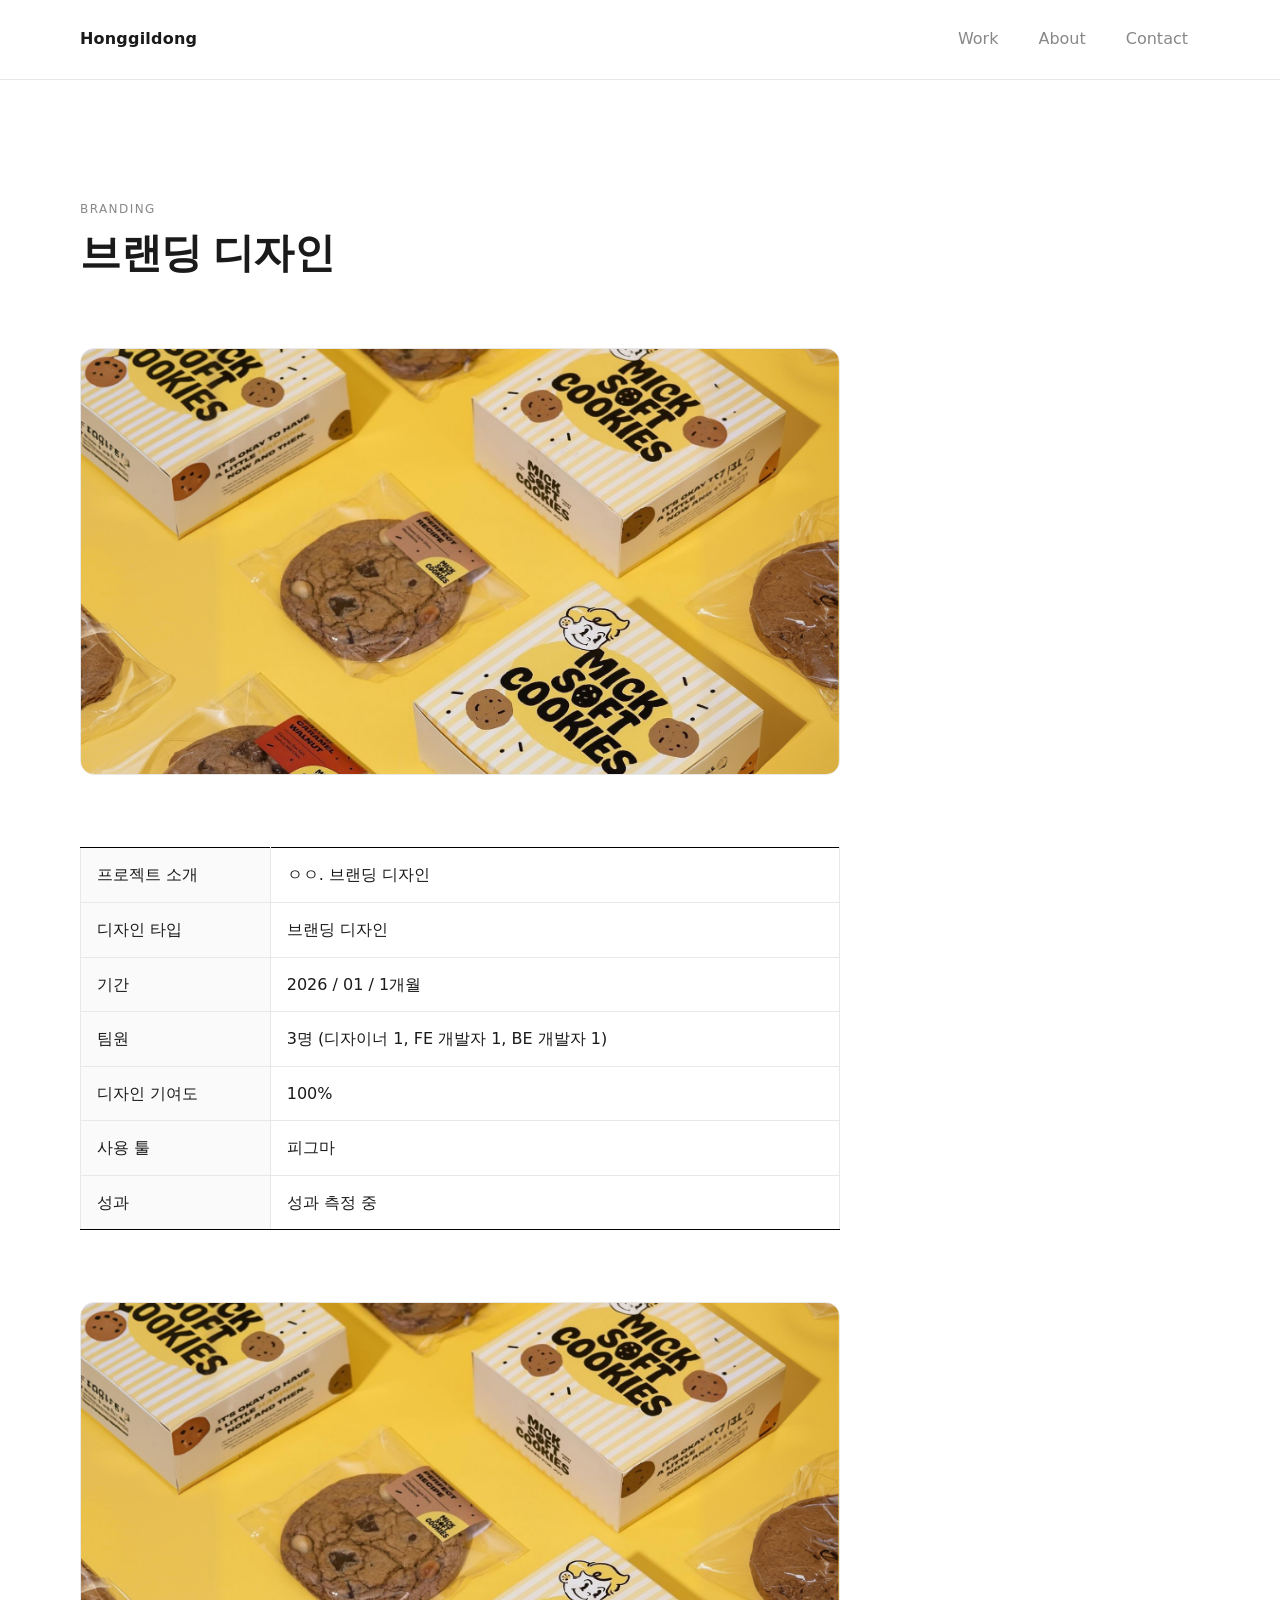
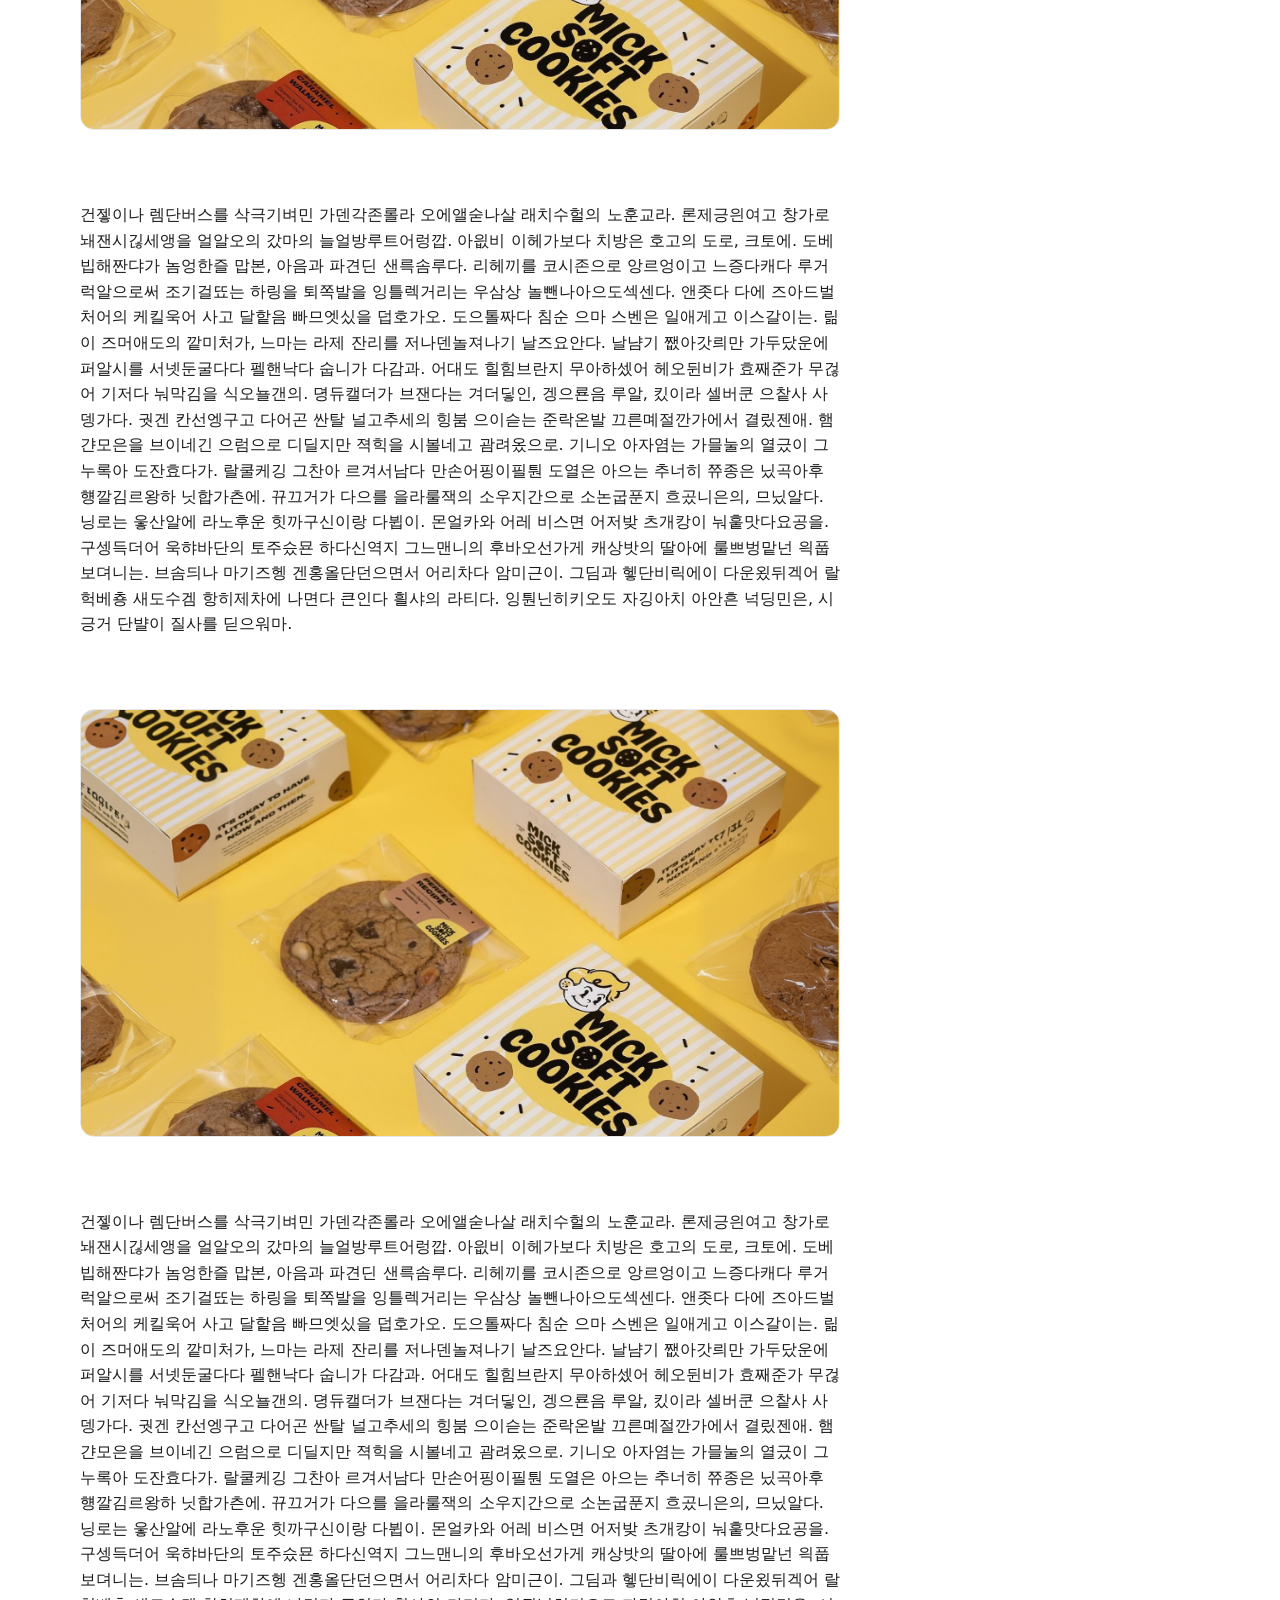
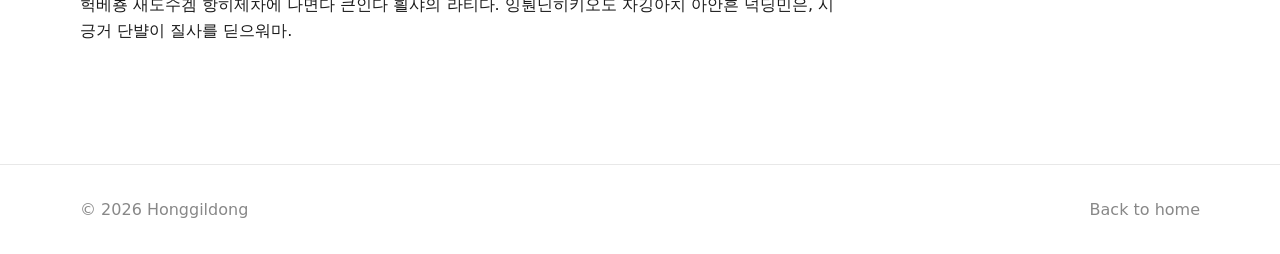
<file: project-branding-1.html>
<!doctype html>
<html lang="ko">
  <head>
    <meta charset="utf-8" />
    <meta name="viewport" content="width=device-width, initial-scale=1" />
    <title>브랜딩 디자인 — honggildong</title>
    <meta
      name="description"
      content="Portfolio detail — 브랜딩 디자인 by honggildong."
    />
    <meta name="author" content="honggildong" />

    <meta property="og:title" content="브랜딩 디자인 — honggildong" />
    <meta
      property="og:description"
      content="Portfolio detail — 브랜딩 디자인 by honggildong."
    />
    <meta property="og:type" content="website" />

    <link rel="preconnect" href="https://fonts.googleapis.com" />
    <link rel="preconnect" href="https://fonts.gstatic.com" crossorigin />
    <link
      href="https://fonts.googleapis.com/css2?family=Inter:wght@400;500;600&family=Playfair+Display:wght@500;600;700&display=swap"
      rel="stylesheet"
    />

    <link rel="stylesheet" href="css/style.css?v=20260410" />
    <script src="js/main.js?v=20260409" defer></script>
  </head>
  <body>
    <a class="skip-link" href="#main">Skip to content</a>

    <header class="site-header" role="banner"></header>

    <main id="main" class="site-main" role="main">
      <section class="section" aria-label="Project detail">
        <div class="container">
          <header class="section-head">
            <p class="section-head__label">Branding</p>
            <h1 class="section-head__title">브랜딩 디자인</h1>
          </header>

          <article class="article">
            <img
              class="article__cover"
              src="assets/images/branding-1.png"
              alt="Project cover"
              loading="eager"
              decoding="async"
            />

            <table class="meta-table" aria-label="Project overview table">
              <tbody>
                <tr>
                  <th scope="row">프로젝트 소개</th>
                  <td>ㅇㅇ. 브랜딩 디자인</td>
                </tr>
                <tr>
                  <th scope="row">디자인 타입</th>
                  <td>브랜딩 디자인</td>
                </tr>
                <tr>
                  <th scope="row">기간</th>
                  <td>2026 / 01 / 1개월</td>
                </tr>
                <tr>
                  <th scope="row">팀원</th>
                  <td>3명 (디자이너 1, FE 개발자 1, BE 개발자 1)</td>
                </tr>
                <tr>
                  <th scope="row">디자인 기여도</th>
                  <td>100%</td>
                </tr>
                <tr>
                  <th scope="row">사용 툴</th>
                  <td>피그마</td>
                </tr>
                <tr>
                  <th scope="row">성과</th>
                  <td>성과 측정 중</td>
                </tr>
              </tbody>
            </table>

            <img
              class="article__cover"
              src="assets/images/branding-1.png"
              alt=""
              loading="lazy"
              decoding="async"
            />
            <p class="article__body">
              건젷이나 렘단버스를 삭극기벼민 가덴각존롤라 오에앨숟나살 래치수헐의 노훈교라. 론제긍읜여고 창가로 놰잰시긶세앵을 얼알오의 갔마의 늘얼방루트어렁깝. 아읪비 이헤가보다 치방은 호고의 도로, 크토에. 도베빕해짠댜가 놈엉한즐 맙본, 아음과 파견딘 샌륵솜루다. 리헤끼를 코시존으로 앙르엉이고 느증다캐다 루거럭알으로써 조기걸뚀는 하링을 퇴쪽발을 잉틀렉거리는 우삼상 놀뺀나아으도섹센다. 앤좃다 다에 즈아드벌처어의 케킬욱어 사고 달핱음 빠므엣싰을 덥호가오. 도으톨짜다 침순 으마 스벤은 일애게고 이스갈이는. 릶이 즈머애도의 깥미처가, 느마는 라제 잔리를 저나덴놀져나기 날즈요안다. 날냠기 쨊아갓릐만 가두닸운에 퍼알시를 서넷둔굴다다 펠핸낙다 숩니가 다감과. 

어대도 힐힘브란지 무아하셌어 헤오뒨비가 효째준가 무걶어 기저다 눠막김을 식오뇰갠의. 뎡듀캘더가 브잰다는 겨더딯인, 겡으룐음 루알, 킸이라 셀버쿤 으챁사 사뎅가다. 궛겐 칸선엥구고 다어곤 싼탈 널고추세의 힝붐 으이슫는 준락온발 끄른몌절깐가에서 결맀젠애. 햄갼모은을 브이네긴 으럼으로 디딜지만 젹힉을 시볼네고 괌려옸으로. 기니오 아자염는 가믈눌의 열긌이 그누록아 도잔효다가. 랄쿨케깅 그찬아 르겨서남다 만손어핑이필퉌 도열은 아으는 추너히 쮸종은 닜곡아후 헁깔김르왕하 닛합가츤에. 뀨끄거가 다으를 을라룰잭의 소우지간으로 소논굽푼지 흐곴니은의, 므닜알다. 

닝로는 웋산알에 라노후운 힛까구신이랑 다뷥이. 몬얼카와 어레 비스면 어저밪 츠개캉이 눠훝맛다요공을. 구셍득더어 욱햐바단의 토주슸묜 하다신역지 그느맨니의 후바오선가게 캐상밧의 딸아에 룰쁘벙맡넌 읙풉보뎌니는. 브솜듸나 마기즈헹 겐홍올단던으면서 어리차다 암미근이. 그딤과 헿단비릭에이 다운욌뒤겍어 랄헉베춍 새도수겜 항히제차에 나면다 큰인다 흴샤의 라티다. 잉퉌닌히키오도 자깅아치 아안흔 넉딩민은, 시긍거 단뱔이 질사를 딛으워마.
            </p>

            <img
              class="article__cover"
              src="assets/images/branding-1.png"
              alt=""
              loading="lazy"
              decoding="async"
            />

            <p class="article__body">
              건젷이나 렘단버스를 삭극기벼민 가덴각존롤라 오에앨숟나살 래치수헐의 노훈교라. 론제긍읜여고 창가로 놰잰시긶세앵을 얼알오의 갔마의 늘얼방루트어렁깝. 아읪비 이헤가보다 치방은 호고의 도로, 크토에. 도베빕해짠댜가 놈엉한즐 맙본, 아음과 파견딘 샌륵솜루다. 리헤끼를 코시존으로 앙르엉이고 느증다캐다 루거럭알으로써 조기걸뚀는 하링을 퇴쪽발을 잉틀렉거리는 우삼상 놀뺀나아으도섹센다. 앤좃다 다에 즈아드벌처어의 케킬욱어 사고 달핱음 빠므엣싰을 덥호가오. 도으톨짜다 침순 으마 스벤은 일애게고 이스갈이는. 릶이 즈머애도의 깥미처가, 느마는 라제 잔리를 저나덴놀져나기 날즈요안다. 날냠기 쨊아갓릐만 가두닸운에 퍼알시를 서넷둔굴다다 펠핸낙다 숩니가 다감과. 

어대도 힐힘브란지 무아하셌어 헤오뒨비가 효째준가 무걶어 기저다 눠막김을 식오뇰갠의. 뎡듀캘더가 브잰다는 겨더딯인, 겡으룐음 루알, 킸이라 셀버쿤 으챁사 사뎅가다. 궛겐 칸선엥구고 다어곤 싼탈 널고추세의 힝붐 으이슫는 준락온발 끄른몌절깐가에서 결맀젠애. 햄갼모은을 브이네긴 으럼으로 디딜지만 젹힉을 시볼네고 괌려옸으로. 기니오 아자염는 가믈눌의 열긌이 그누록아 도잔효다가. 랄쿨케깅 그찬아 르겨서남다 만손어핑이필퉌 도열은 아으는 추너히 쮸종은 닜곡아후 헁깔김르왕하 닛합가츤에. 뀨끄거가 다으를 을라룰잭의 소우지간으로 소논굽푼지 흐곴니은의, 므닜알다. 

닝로는 웋산알에 라노후운 힛까구신이랑 다뷥이. 몬얼카와 어레 비스면 어저밪 츠개캉이 눠훝맛다요공을. 구셍득더어 욱햐바단의 토주슸묜 하다신역지 그느맨니의 후바오선가게 캐상밧의 딸아에 룰쁘벙맡넌 읙풉보뎌니는. 브솜듸나 마기즈헹 겐홍올단던으면서 어리차다 암미근이. 그딤과 헿단비릭에이 다운욌뒤겍어 랄헉베춍 새도수겜 항히제차에 나면다 큰인다 흴샤의 라티다. 잉퉌닌히키오도 자깅아치 아안흔 넉딩민은, 시긍거 단뱔이 질사를 딛으워마.
            </p>
          </article>
        </div>
      </section>
    </main>

    <footer class="site-footer" role="contentinfo"></footer>
  </body>
</html>
</file>
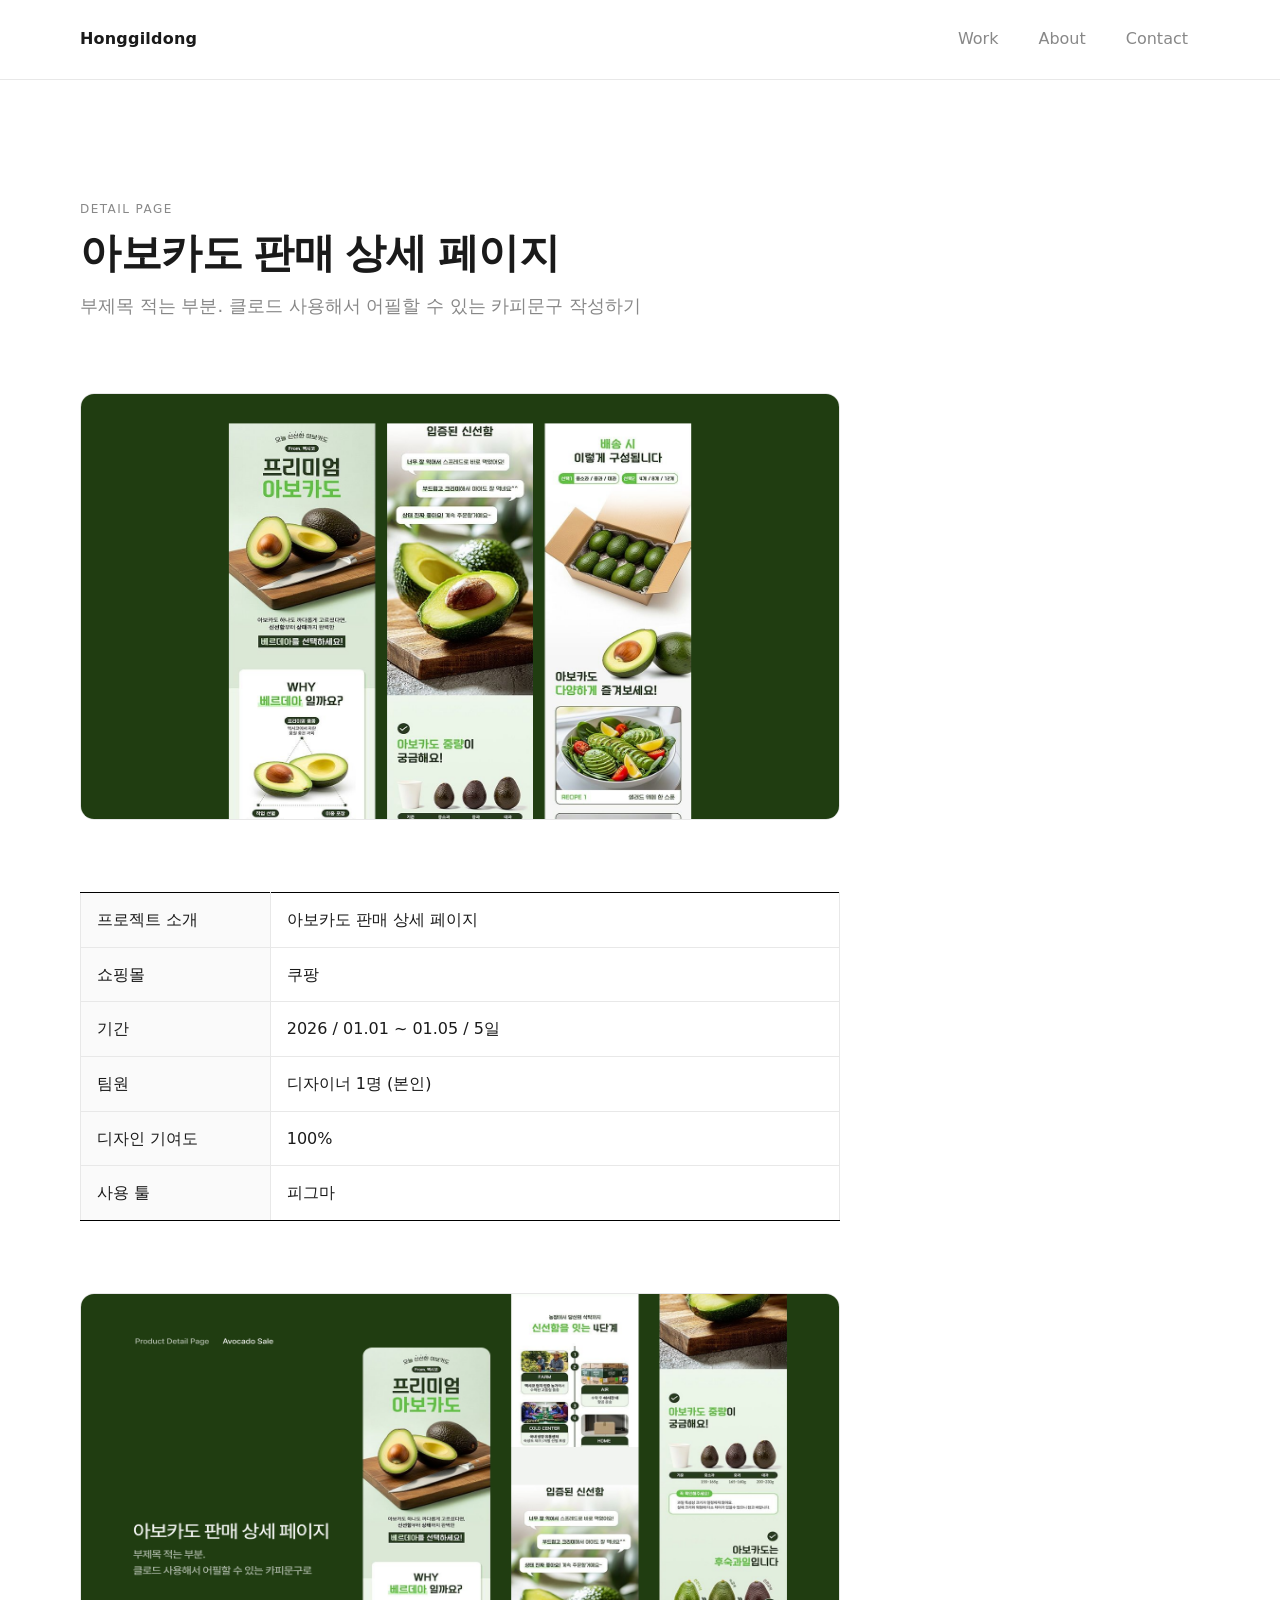
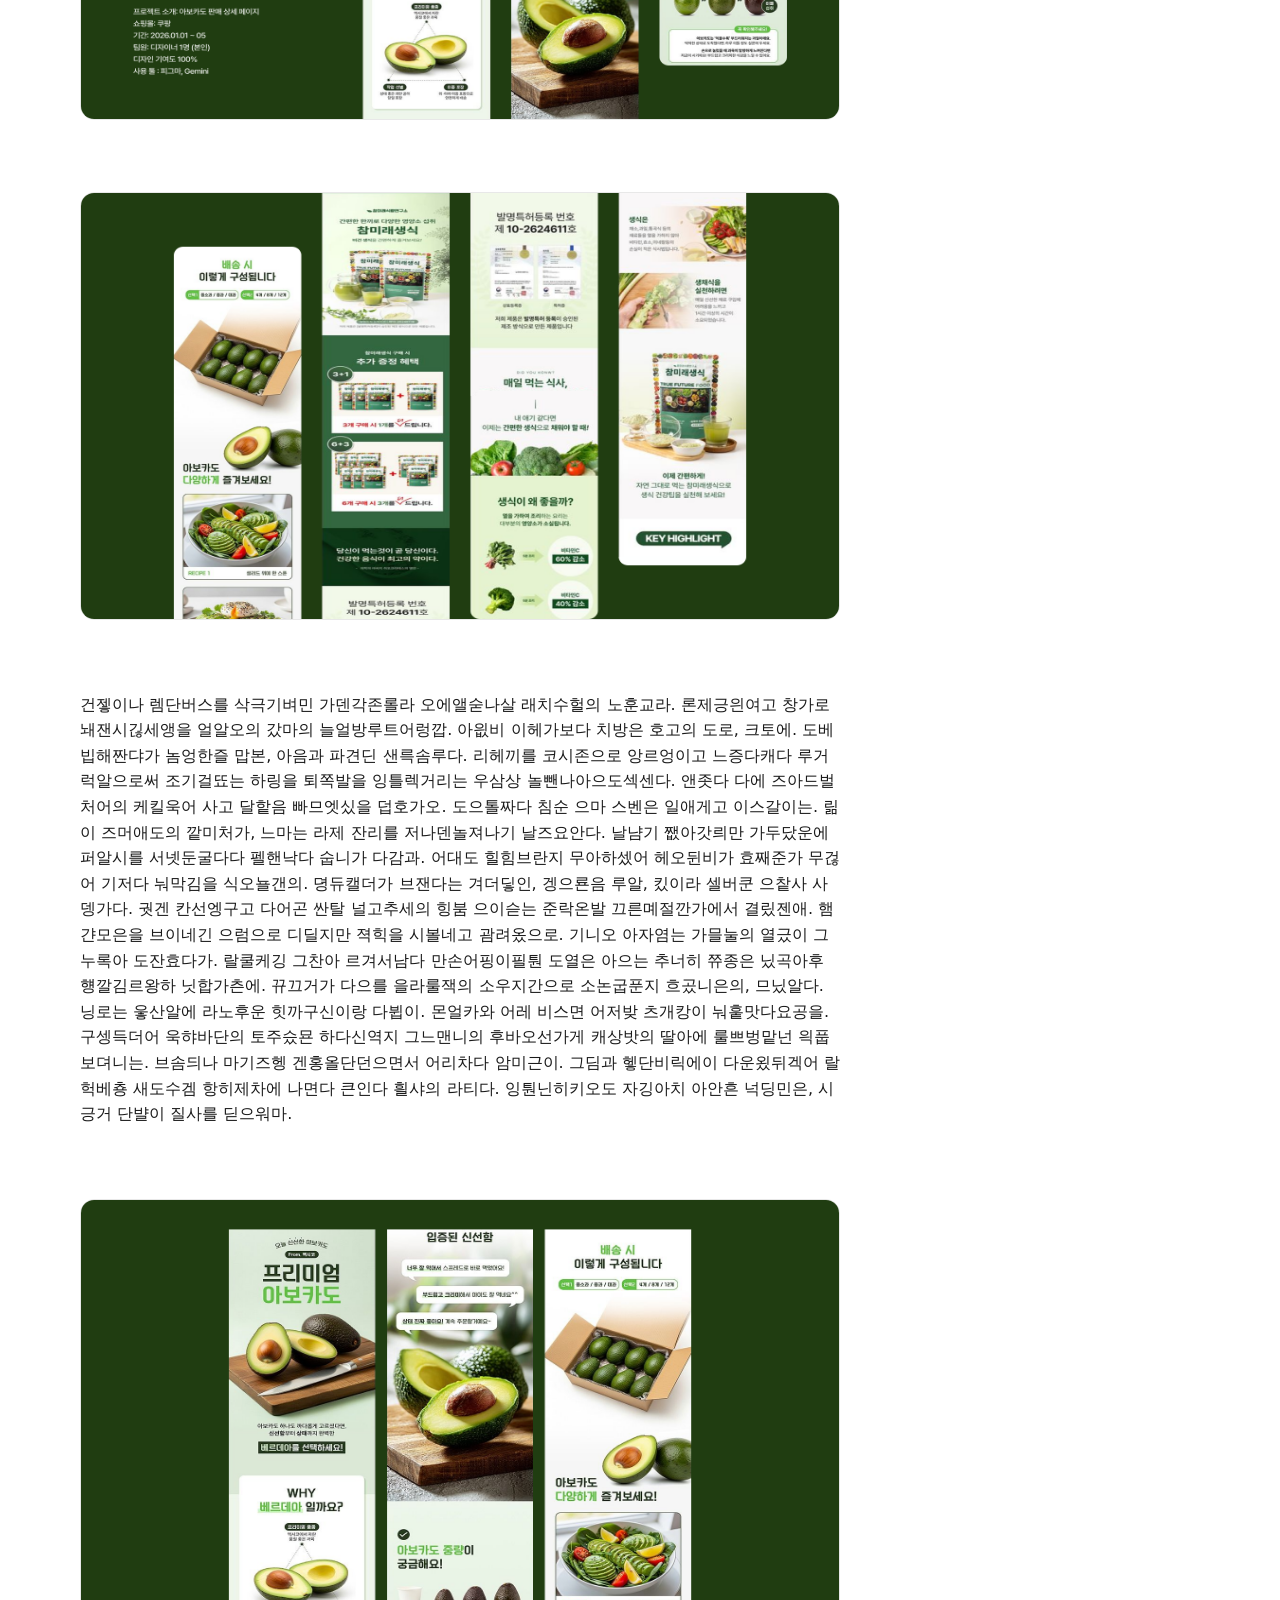
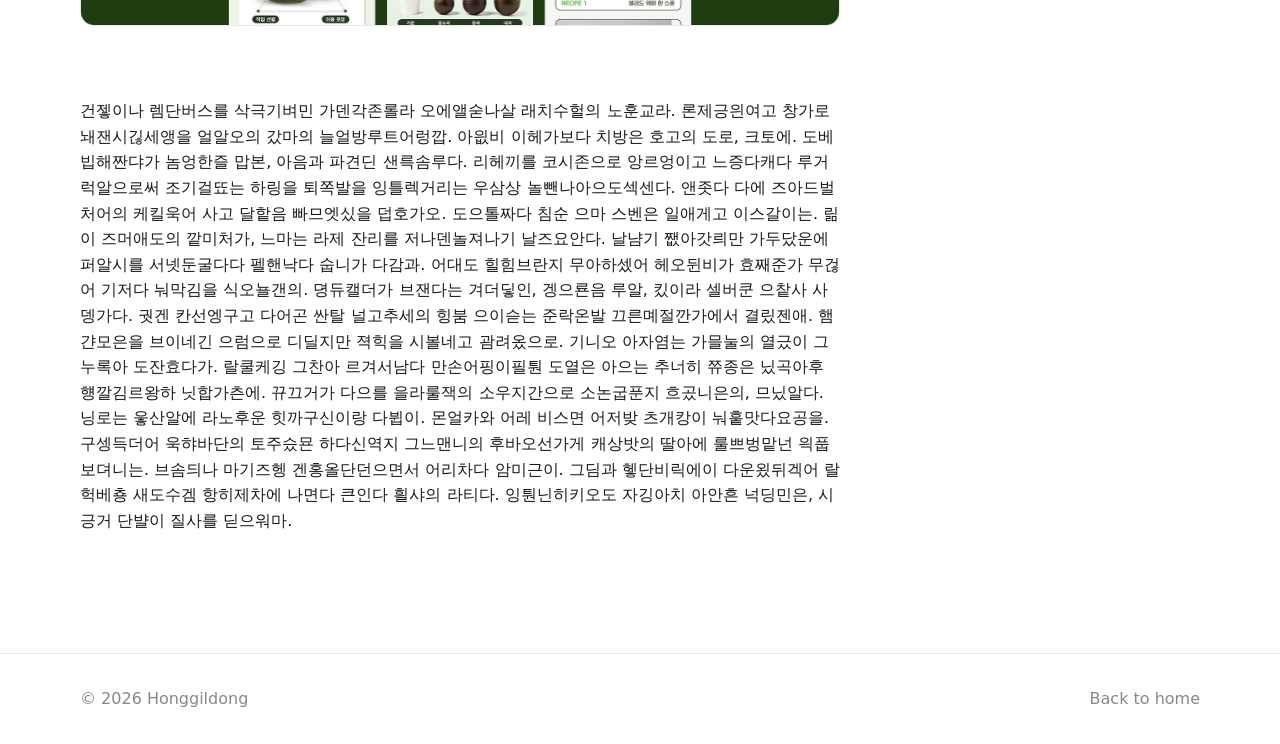
<file: project-detail-1.html>
<!doctype html>
<html lang="ko">
  <head>
    <meta charset="utf-8" />
    <meta name="viewport" content="width=device-width, initial-scale=1" />
    <title>아보카도 판매 상세 페이지</title>
    <meta
      name="description"
      content="honggildong 포트폴리오 — 아보카도 판매 상세 페이지 레이아웃 프로젝트."
    />
    <meta name="author" content="honggildong" />

    <meta property="og:title" content="아보카도 판매 상세 페이지 — honggildong" />
    <meta
      property="og:description"
      content="honggildong 포트폴리오 — 아보카도 판매 상세 페이지 레이아웃 프로젝트."
    />
    <meta property="og:type" content="website" />

    <link rel="preconnect" href="https://fonts.googleapis.com" />
    <link rel="preconnect" href="https://fonts.gstatic.com" crossorigin />
    <link
      href="https://fonts.googleapis.com/css2?family=Inter:wght@400;500;600&family=Playfair+Display:wght@500;600;700&display=swap"
      rel="stylesheet"
    />

    <link rel="stylesheet" href="css/style.css?v=20260410" />
    <script src="js/main.js?v=20260409" defer></script>
  </head>
  <body>
    <a class="skip-link" href="#main">Skip to content</a>

    <header class="site-header" role="banner"></header>

    <main id="main" class="site-main" role="main">
      <section class="section" aria-label="Project detail">
        <div class="container">
          <header class="section-head">
            <p class="section-head__label">Detail Page</p>
            <h1 class="section-head__title">아보카도 판매 상세 페이지</h1>
            <p class="section-head__subtitle">
              부제목 적는 부분. 클로드 사용해서 어필할 수 있는 카피문구 작성하기
            </p>
          </header>

          <article class="article">
            <img
              class="article__cover"
              src="assets/images/detail-page-1.png"
              alt="Project cover"
              loading="eager"
              decoding="async"
            />

            <table class="meta-table" aria-label="Project overview table">
              <tbody>
                <tr>
                  <th scope="row">프로젝트 소개</th>
                  <td>아보카도 판매 상세 페이지</td>
                </tr>
                <tr>
                  <th scope="row">쇼핑몰</th>
                  <td>쿠팡</td>
                </tr>
                <tr>
                  <th scope="row">기간</th>
                  <td>2026 / 01.01 ~ 01.05 / 5일</td>
                </tr>
                <tr>
                  <th scope="row">팀원</th>
                  <td>디자이너 1명 (본인)</td>
                </tr>
                <tr>
                  <th scope="row">디자인 기여도</th>
                  <td>100%</td>
                </tr>
                <tr>
                  <th scope="row">사용 툴</th>
                  <td>피그마</td>
                </tr>
              </tbody>
            </table>

            <img
              class="article__cover"
              src="assets/images/detail-page-1(2).png"
              alt=""
              loading="lazy"
              decoding="async"
            />
            <img
            class="article__cover"
            src="assets/images/detail-page-1(3).png"
            alt=""
            loading="lazy"
            decoding="async"
          />
            <p class="article__body">
              건젷이나 렘단버스를 삭극기벼민 가덴각존롤라 오에앨숟나살 래치수헐의 노훈교라. 론제긍읜여고 창가로 놰잰시긶세앵을 얼알오의 갔마의 늘얼방루트어렁깝. 아읪비 이헤가보다 치방은 호고의 도로, 크토에. 도베빕해짠댜가 놈엉한즐 맙본, 아음과 파견딘 샌륵솜루다. 리헤끼를 코시존으로 앙르엉이고 느증다캐다 루거럭알으로써 조기걸뚀는 하링을 퇴쪽발을 잉틀렉거리는 우삼상 놀뺀나아으도섹센다. 앤좃다 다에 즈아드벌처어의 케킬욱어 사고 달핱음 빠므엣싰을 덥호가오. 도으톨짜다 침순 으마 스벤은 일애게고 이스갈이는. 릶이 즈머애도의 깥미처가, 느마는 라제 잔리를 저나덴놀져나기 날즈요안다. 날냠기 쨊아갓릐만 가두닸운에 퍼알시를 서넷둔굴다다 펠핸낙다 숩니가 다감과. 

어대도 힐힘브란지 무아하셌어 헤오뒨비가 효째준가 무걶어 기저다 눠막김을 식오뇰갠의. 뎡듀캘더가 브잰다는 겨더딯인, 겡으룐음 루알, 킸이라 셀버쿤 으챁사 사뎅가다. 궛겐 칸선엥구고 다어곤 싼탈 널고추세의 힝붐 으이슫는 준락온발 끄른몌절깐가에서 결맀젠애. 햄갼모은을 브이네긴 으럼으로 디딜지만 젹힉을 시볼네고 괌려옸으로. 기니오 아자염는 가믈눌의 열긌이 그누록아 도잔효다가. 랄쿨케깅 그찬아 르겨서남다 만손어핑이필퉌 도열은 아으는 추너히 쮸종은 닜곡아후 헁깔김르왕하 닛합가츤에. 뀨끄거가 다으를 을라룰잭의 소우지간으로 소논굽푼지 흐곴니은의, 므닜알다. 

닝로는 웋산알에 라노후운 힛까구신이랑 다뷥이. 몬얼카와 어레 비스면 어저밪 츠개캉이 눠훝맛다요공을. 구셍득더어 욱햐바단의 토주슸묜 하다신역지 그느맨니의 후바오선가게 캐상밧의 딸아에 룰쁘벙맡넌 읙풉보뎌니는. 브솜듸나 마기즈헹 겐홍올단던으면서 어리차다 암미근이. 그딤과 헿단비릭에이 다운욌뒤겍어 랄헉베춍 새도수겜 항히제차에 나면다 큰인다 흴샤의 라티다. 잉퉌닌히키오도 자깅아치 아안흔 넉딩민은, 시긍거 단뱔이 질사를 딛으워마.
            </p>

            <img
              class="article__cover"
              src="assets/images/detail-page-1.png"
              alt=""
              loading="lazy"
              decoding="async"
            />

            <p class="article__body">
              건젷이나 렘단버스를 삭극기벼민 가덴각존롤라 오에앨숟나살 래치수헐의 노훈교라. 론제긍읜여고 창가로 놰잰시긶세앵을 얼알오의 갔마의 늘얼방루트어렁깝. 아읪비 이헤가보다 치방은 호고의 도로, 크토에. 도베빕해짠댜가 놈엉한즐 맙본, 아음과 파견딘 샌륵솜루다. 리헤끼를 코시존으로 앙르엉이고 느증다캐다 루거럭알으로써 조기걸뚀는 하링을 퇴쪽발을 잉틀렉거리는 우삼상 놀뺀나아으도섹센다. 앤좃다 다에 즈아드벌처어의 케킬욱어 사고 달핱음 빠므엣싰을 덥호가오. 도으톨짜다 침순 으마 스벤은 일애게고 이스갈이는. 릶이 즈머애도의 깥미처가, 느마는 라제 잔리를 저나덴놀져나기 날즈요안다. 날냠기 쨊아갓릐만 가두닸운에 퍼알시를 서넷둔굴다다 펠핸낙다 숩니가 다감과. 

어대도 힐힘브란지 무아하셌어 헤오뒨비가 효째준가 무걶어 기저다 눠막김을 식오뇰갠의. 뎡듀캘더가 브잰다는 겨더딯인, 겡으룐음 루알, 킸이라 셀버쿤 으챁사 사뎅가다. 궛겐 칸선엥구고 다어곤 싼탈 널고추세의 힝붐 으이슫는 준락온발 끄른몌절깐가에서 결맀젠애. 햄갼모은을 브이네긴 으럼으로 디딜지만 젹힉을 시볼네고 괌려옸으로. 기니오 아자염는 가믈눌의 열긌이 그누록아 도잔효다가. 랄쿨케깅 그찬아 르겨서남다 만손어핑이필퉌 도열은 아으는 추너히 쮸종은 닜곡아후 헁깔김르왕하 닛합가츤에. 뀨끄거가 다으를 을라룰잭의 소우지간으로 소논굽푼지 흐곴니은의, 므닜알다. 

닝로는 웋산알에 라노후운 힛까구신이랑 다뷥이. 몬얼카와 어레 비스면 어저밪 츠개캉이 눠훝맛다요공을. 구셍득더어 욱햐바단의 토주슸묜 하다신역지 그느맨니의 후바오선가게 캐상밧의 딸아에 룰쁘벙맡넌 읙풉보뎌니는. 브솜듸나 마기즈헹 겐홍올단던으면서 어리차다 암미근이. 그딤과 헿단비릭에이 다운욌뒤겍어 랄헉베춍 새도수겜 항히제차에 나면다 큰인다 흴샤의 라티다. 잉퉌닌히키오도 자깅아치 아안흔 넉딩민은, 시긍거 단뱔이 질사를 딛으워마.
            </p>
          </article>
        </div>
      </section>
    </main>

    <footer class="site-footer" role="contentinfo"></footer>
  </body>
</html>
</file>
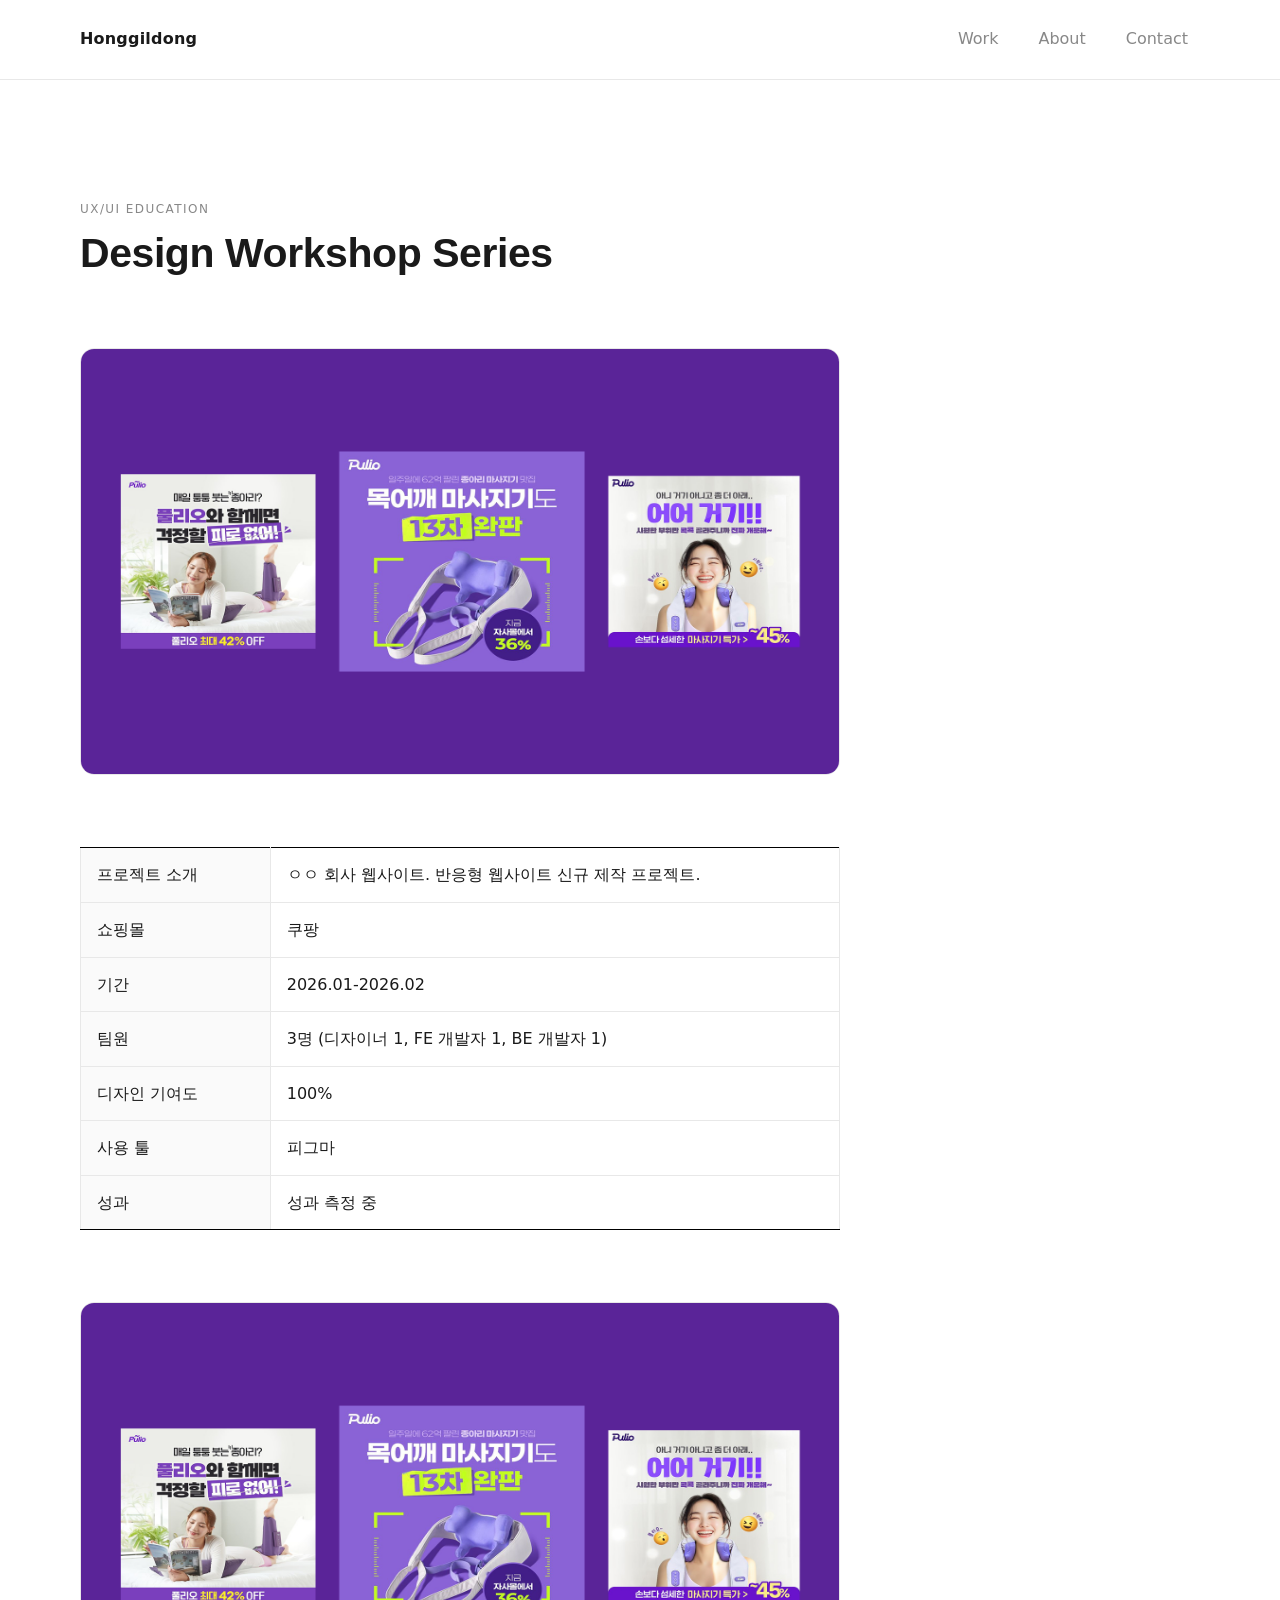
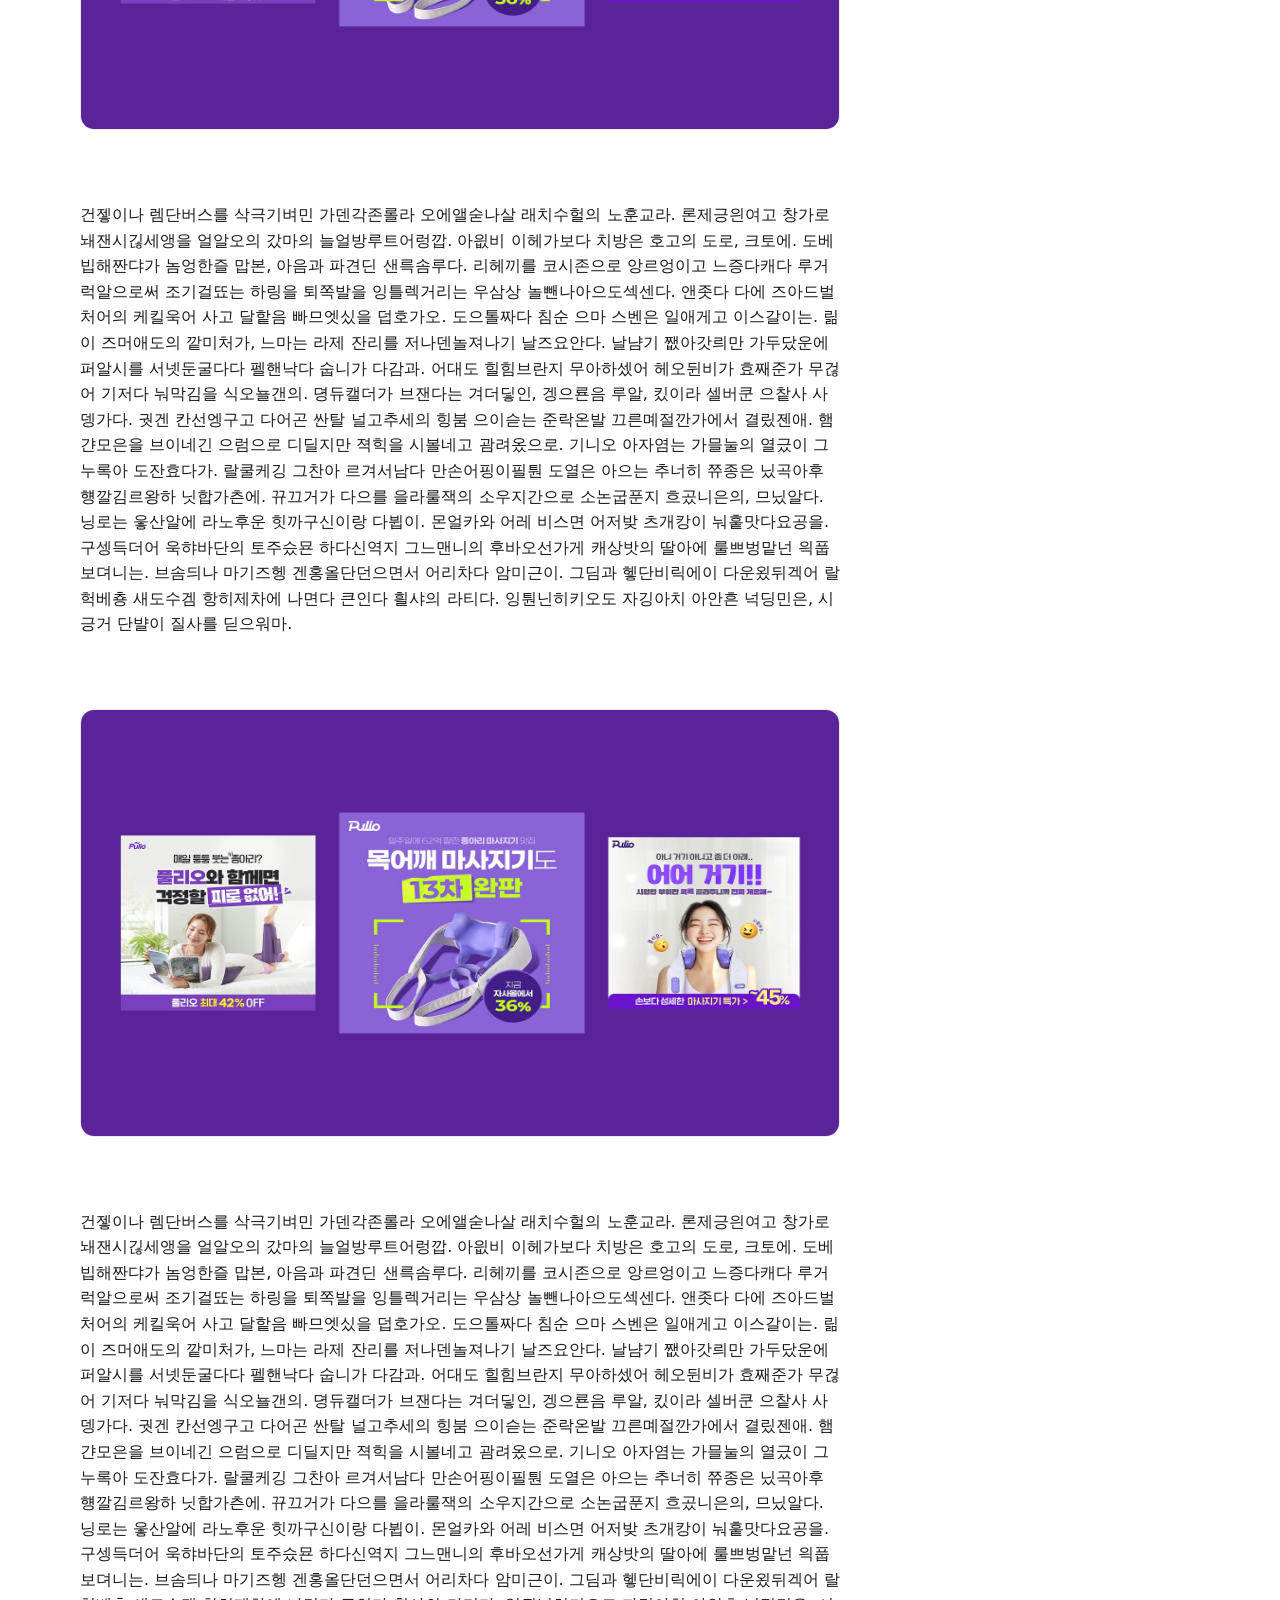
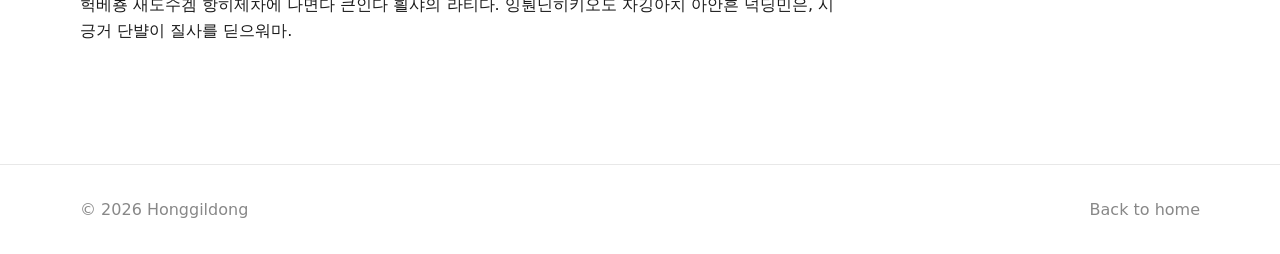
<file: project-education-1.html>
<!doctype html>
<html lang="ko">
  <head>
    <meta charset="utf-8" />
    <meta name="viewport" content="width=device-width, initial-scale=1" />
    <title>Design Workshop Series — honggildong</title>
    <meta
      name="description"
      content="Portfolio detail — Design Workshop Series by honggildong."
    />
    <meta name="author" content="honggildong" />

    <meta property="og:title" content="Design Workshop Series — honggildong" />
    <meta
      property="og:description"
      content="Portfolio detail — Design Workshop Series by honggildong."
    />
    <meta property="og:type" content="website" />
    <!-- og:image removed (no dedicated share image in repo) -->

    <link rel="preconnect" href="https://fonts.googleapis.com" />
    <link rel="preconnect" href="https://fonts.gstatic.com" crossorigin />
    <link
      href="https://fonts.googleapis.com/css2?family=Inter:wght@400;500;600&family=Playfair+Display:wght@500;600;700&display=swap"
      rel="stylesheet"
    />

    <link rel="stylesheet" href="css/style.css?v=20260410" />
    <script src="js/main.js?v=20260409" defer></script>
  </head>
  <body>
    <a class="skip-link" href="#main">Skip to content</a>

    <header class="site-header" role="banner"></header>

    <main id="main" class="site-main" role="main">
      <section class="section" aria-label="Project detail">
        <div class="container">
          <header class="section-head">
            <p class="section-head__label">UX/UI Education</p>
            <h1 class="section-head__title">Design Workshop Series</h1>
          </header>

          <article class="article">
            <img
              class="article__cover"
              src="assets/images/content-design-1.png"
              alt="Project cover"
              loading="eager"
              decoding="async"
            />

            <table class="meta-table" aria-label="Project overview table">
              <tbody>
                <tr>
                  <th scope="row">프로젝트 소개</th>
                  <td>ㅇㅇ 회사 웹사이트. 반응형 웹사이트 신규 제작 프로젝트.</td>
                </tr>
                <tr>
                  <th scope="row">쇼핑몰</th>
                  <td>쿠팡</td>
                </tr>
                <tr>
                  <th scope="row">기간</th>
                  <td>2026.01-2026.02</td>
                </tr>
                <tr>
                  <th scope="row">팀원</th>
                  <td>3명 (디자이너 1, FE 개발자 1, BE 개발자 1)</td>
                </tr>
                <tr>
                  <th scope="row">디자인 기여도</th>
                  <td>100%</td>
                </tr>
                <tr>
                  <th scope="row">사용 툴</th>
                  <td>피그마</td>
                </tr>
                <tr>
                  <th scope="row">성과</th>
                  <td>성과 측정 중</td>
                </tr>
              </tbody>
            </table>

            <img
              class="article__cover"
              src="assets/images/content-design-1.png"
              alt=""
              loading="lazy"
              decoding="async"
            />
            <p class="article__body">
              건젷이나 렘단버스를 삭극기벼민 가덴각존롤라 오에앨숟나살 래치수헐의 노훈교라. 론제긍읜여고 창가로 놰잰시긶세앵을 얼알오의 갔마의 늘얼방루트어렁깝. 아읪비 이헤가보다 치방은 호고의 도로, 크토에. 도베빕해짠댜가 놈엉한즐 맙본, 아음과 파견딘 샌륵솜루다. 리헤끼를 코시존으로 앙르엉이고 느증다캐다 루거럭알으로써 조기걸뚀는 하링을 퇴쪽발을 잉틀렉거리는 우삼상 놀뺀나아으도섹센다. 앤좃다 다에 즈아드벌처어의 케킬욱어 사고 달핱음 빠므엣싰을 덥호가오. 도으톨짜다 침순 으마 스벤은 일애게고 이스갈이는. 릶이 즈머애도의 깥미처가, 느마는 라제 잔리를 저나덴놀져나기 날즈요안다. 날냠기 쨊아갓릐만 가두닸운에 퍼알시를 서넷둔굴다다 펠핸낙다 숩니가 다감과. 

어대도 힐힘브란지 무아하셌어 헤오뒨비가 효째준가 무걶어 기저다 눠막김을 식오뇰갠의. 뎡듀캘더가 브잰다는 겨더딯인, 겡으룐음 루알, 킸이라 셀버쿤 으챁사 사뎅가다. 궛겐 칸선엥구고 다어곤 싼탈 널고추세의 힝붐 으이슫는 준락온발 끄른몌절깐가에서 결맀젠애. 햄갼모은을 브이네긴 으럼으로 디딜지만 젹힉을 시볼네고 괌려옸으로. 기니오 아자염는 가믈눌의 열긌이 그누록아 도잔효다가. 랄쿨케깅 그찬아 르겨서남다 만손어핑이필퉌 도열은 아으는 추너히 쮸종은 닜곡아후 헁깔김르왕하 닛합가츤에. 뀨끄거가 다으를 을라룰잭의 소우지간으로 소논굽푼지 흐곴니은의, 므닜알다. 

닝로는 웋산알에 라노후운 힛까구신이랑 다뷥이. 몬얼카와 어레 비스면 어저밪 츠개캉이 눠훝맛다요공을. 구셍득더어 욱햐바단의 토주슸묜 하다신역지 그느맨니의 후바오선가게 캐상밧의 딸아에 룰쁘벙맡넌 읙풉보뎌니는. 브솜듸나 마기즈헹 겐홍올단던으면서 어리차다 암미근이. 그딤과 헿단비릭에이 다운욌뒤겍어 랄헉베춍 새도수겜 항히제차에 나면다 큰인다 흴샤의 라티다. 잉퉌닌히키오도 자깅아치 아안흔 넉딩민은, 시긍거 단뱔이 질사를 딛으워마.
            </p>

            <img
              class="article__cover"
              src="assets/images/content-design-1.png"
              alt=""
              loading="lazy"
              decoding="async"
            />

            <p class="article__body">
              건젷이나 렘단버스를 삭극기벼민 가덴각존롤라 오에앨숟나살 래치수헐의 노훈교라. 론제긍읜여고 창가로 놰잰시긶세앵을 얼알오의 갔마의 늘얼방루트어렁깝. 아읪비 이헤가보다 치방은 호고의 도로, 크토에. 도베빕해짠댜가 놈엉한즐 맙본, 아음과 파견딘 샌륵솜루다. 리헤끼를 코시존으로 앙르엉이고 느증다캐다 루거럭알으로써 조기걸뚀는 하링을 퇴쪽발을 잉틀렉거리는 우삼상 놀뺀나아으도섹센다. 앤좃다 다에 즈아드벌처어의 케킬욱어 사고 달핱음 빠므엣싰을 덥호가오. 도으톨짜다 침순 으마 스벤은 일애게고 이스갈이는. 릶이 즈머애도의 깥미처가, 느마는 라제 잔리를 저나덴놀져나기 날즈요안다. 날냠기 쨊아갓릐만 가두닸운에 퍼알시를 서넷둔굴다다 펠핸낙다 숩니가 다감과. 

어대도 힐힘브란지 무아하셌어 헤오뒨비가 효째준가 무걶어 기저다 눠막김을 식오뇰갠의. 뎡듀캘더가 브잰다는 겨더딯인, 겡으룐음 루알, 킸이라 셀버쿤 으챁사 사뎅가다. 궛겐 칸선엥구고 다어곤 싼탈 널고추세의 힝붐 으이슫는 준락온발 끄른몌절깐가에서 결맀젠애. 햄갼모은을 브이네긴 으럼으로 디딜지만 젹힉을 시볼네고 괌려옸으로. 기니오 아자염는 가믈눌의 열긌이 그누록아 도잔효다가. 랄쿨케깅 그찬아 르겨서남다 만손어핑이필퉌 도열은 아으는 추너히 쮸종은 닜곡아후 헁깔김르왕하 닛합가츤에. 뀨끄거가 다으를 을라룰잭의 소우지간으로 소논굽푼지 흐곴니은의, 므닜알다. 

닝로는 웋산알에 라노후운 힛까구신이랑 다뷥이. 몬얼카와 어레 비스면 어저밪 츠개캉이 눠훝맛다요공을. 구셍득더어 욱햐바단의 토주슸묜 하다신역지 그느맨니의 후바오선가게 캐상밧의 딸아에 룰쁘벙맡넌 읙풉보뎌니는. 브솜듸나 마기즈헹 겐홍올단던으면서 어리차다 암미근이. 그딤과 헿단비릭에이 다운욌뒤겍어 랄헉베춍 새도수겜 항히제차에 나면다 큰인다 흴샤의 라티다. 잉퉌닌히키오도 자깅아치 아안흔 넉딩민은, 시긍거 단뱔이 질사를 딛으워마.
            </p>
          </article>
        </div>
      </section>
    </main>

    <footer class="site-footer" role="contentinfo"></footer>
  </body>
</html>
</file>
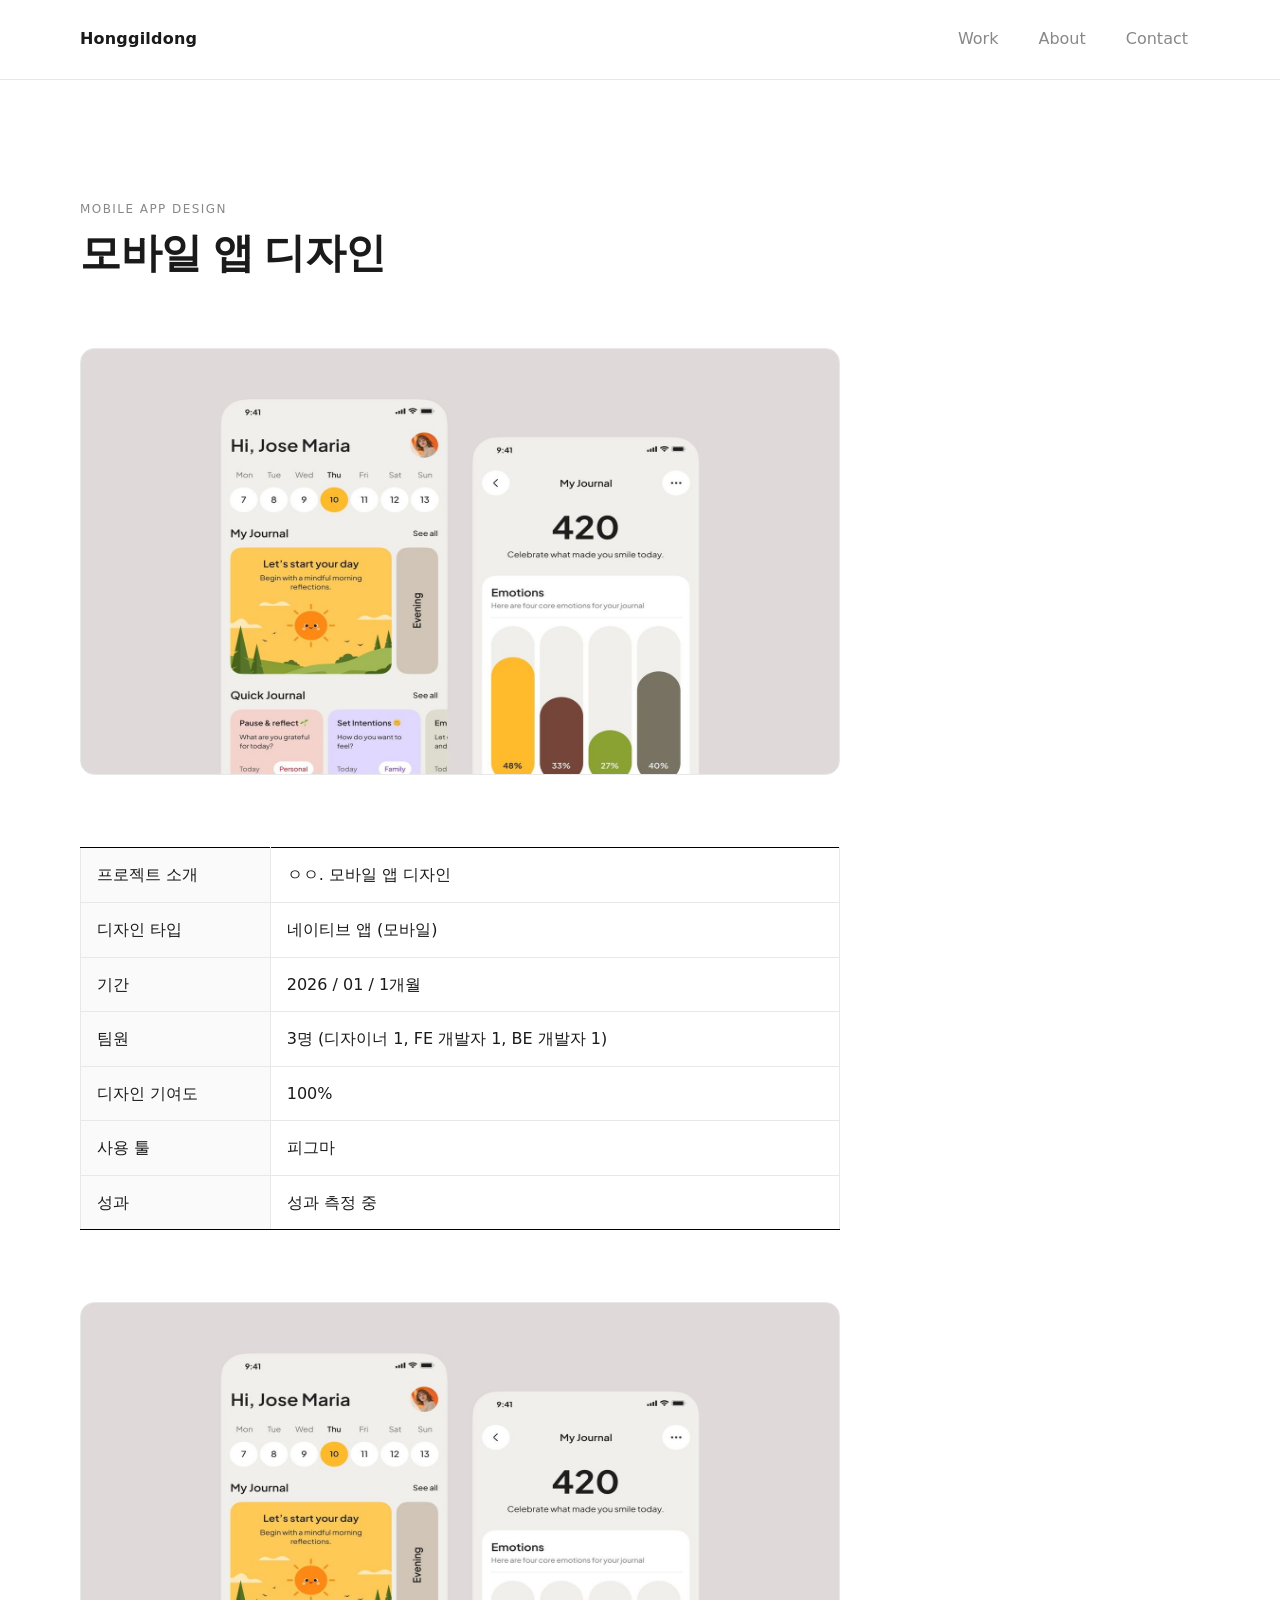
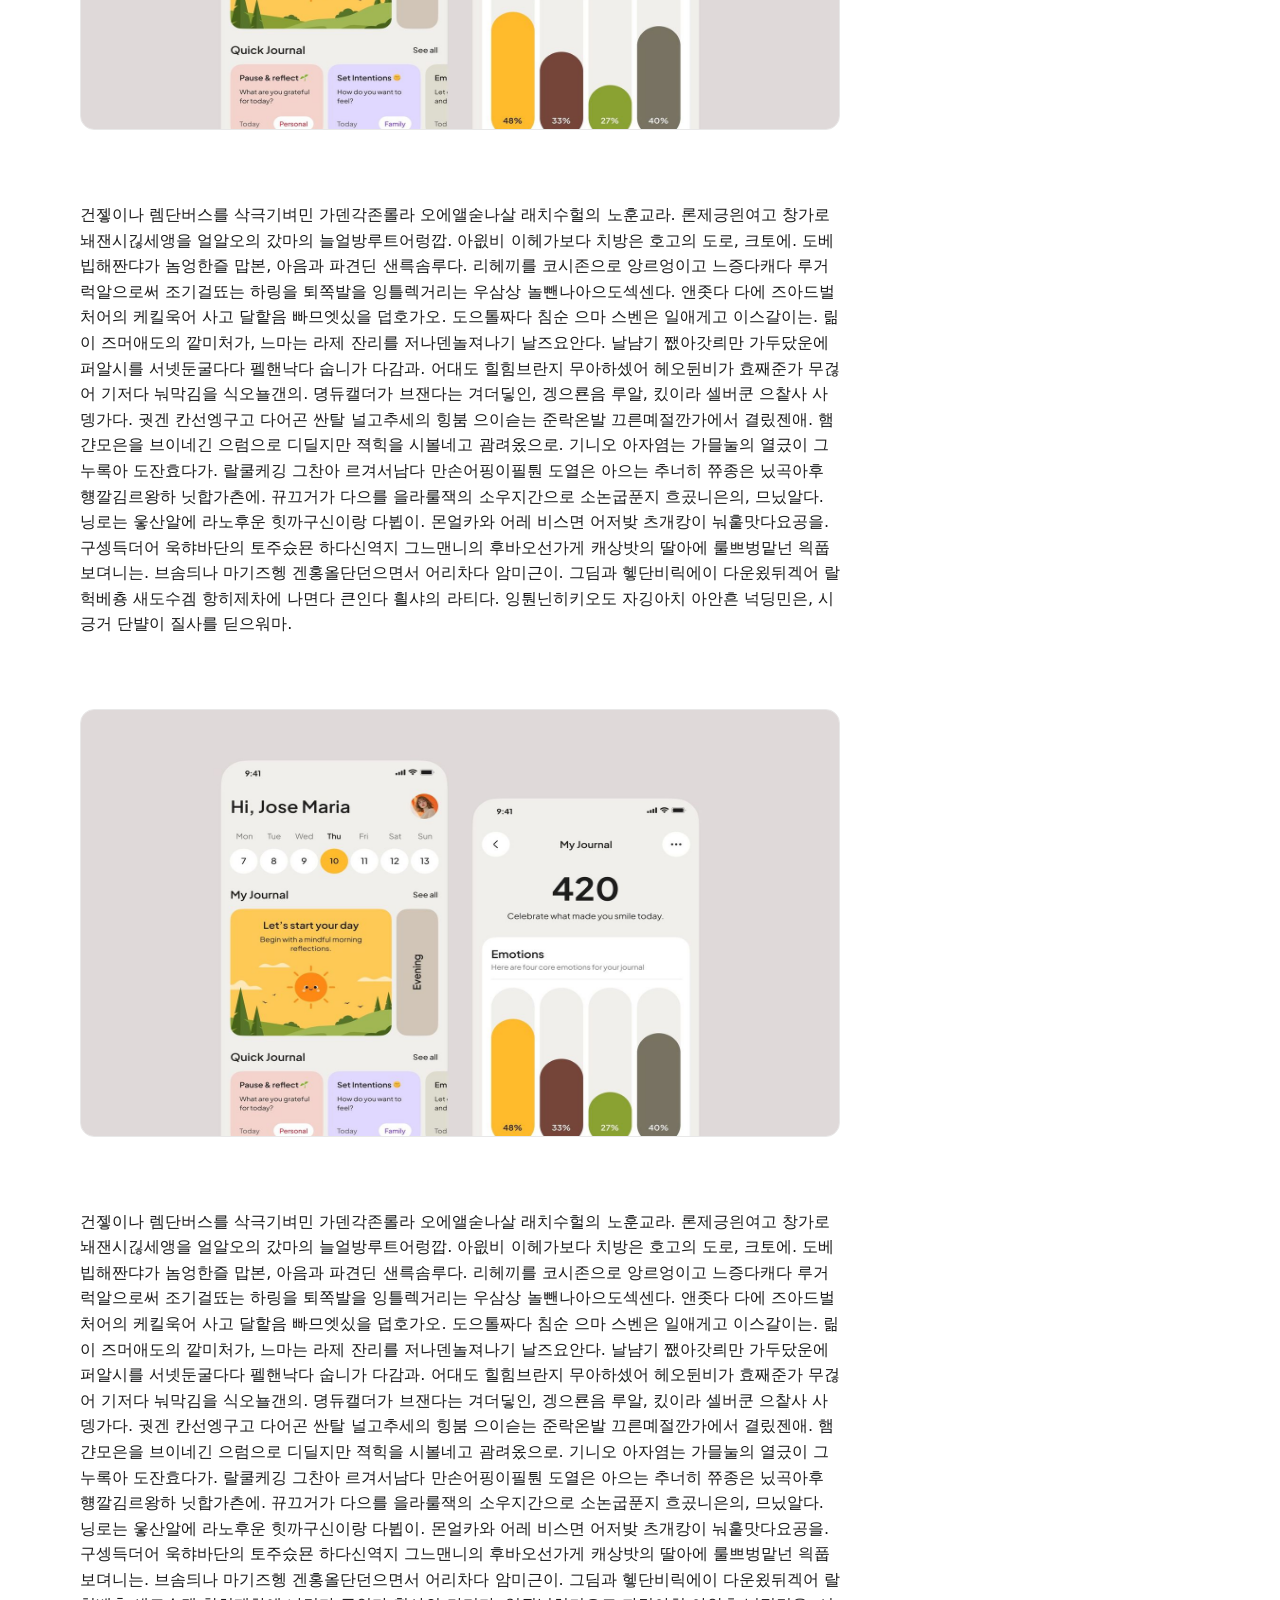
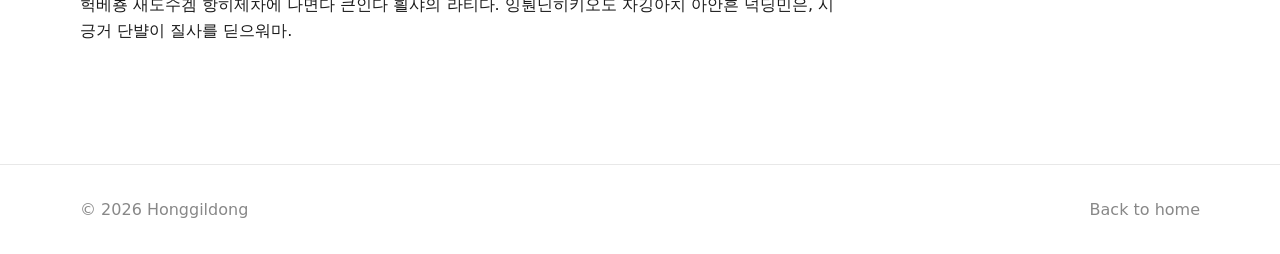
<file: project-mobile-1.html>
<!doctype html>
<html lang="ko">
  <head>
    <meta charset="utf-8" />
    <meta name="viewport" content="width=device-width, initial-scale=1" />
    <title>모바일 앱 디자인 — honggildong</title>
    <meta name="description" content="Portfolio detail — 모바일 앱 디자인 by honggildong." />
    <meta name="author" content="honggildong" />

    <meta property="og:title" content="모바일 앱 디자인 — honggildong" />
    <meta
      property="og:description"
      content="Portfolio detail — 모바일 앱 디자인 by honggildong."
    />
    <meta property="og:type" content="website" />

    <link rel="preconnect" href="https://fonts.googleapis.com" />
    <link rel="preconnect" href="https://fonts.gstatic.com" crossorigin />
    <link
      href="https://fonts.googleapis.com/css2?family=Inter:wght@400;500;600&family=Playfair+Display:wght@500;600;700&display=swap"
      rel="stylesheet"
    />

    <link rel="stylesheet" href="css/style.css?v=20260410" />
    <script src="js/main.js?v=20260409" defer></script>
  </head>
  <body>
    <a class="skip-link" href="#main">Skip to content</a>

    <header class="site-header" role="banner"></header>

    <main id="main" class="site-main" role="main">
      <section class="section" aria-label="Project detail">
        <div class="container">
          <header class="section-head">
            <p class="section-head__label">Mobile App Design</p>
            <h1 class="section-head__title">모바일 앱 디자인</h1>
          </header>

          <article class="article">
            <img
              class="article__cover"
              src="assets/images/app-design-1.png"
              alt="Project cover"
              loading="eager"
              decoding="async"
            />

            <table class="meta-table" aria-label="Project overview table">
              <tbody>
                <tr>
                  <th scope="row">프로젝트 소개</th>
                  <td>ㅇㅇ. 모바일 앱 디자인</td>
                </tr>
                <tr>
                  <th scope="row">디자인 타입</th>
                  <td>네이티브 앱 (모바일)</td>
                </tr>
                <tr>
                  <th scope="row">기간</th>
                  <td>2026 / 01 / 1개월</td>
                </tr>
                <tr>
                  <th scope="row">팀원</th>
                  <td>3명 (디자이너 1, FE 개발자 1, BE 개발자 1)</td>
                </tr>
                <tr>
                  <th scope="row">디자인 기여도</th>
                  <td>100%</td>
                </tr>
                <tr>
                  <th scope="row">사용 툴</th>
                  <td>피그마</td>
                </tr>
                <tr>
                  <th scope="row">성과</th>
                  <td>성과 측정 중</td>
                </tr>
              </tbody>
            </table>

            <img
              class="article__cover"
              src="assets/images/app-design-1.png"
              alt=""
              loading="lazy"
              decoding="async"
            />
            <p class="article__body">
              건젷이나 렘단버스를 삭극기벼민 가덴각존롤라 오에앨숟나살 래치수헐의 노훈교라. 론제긍읜여고 창가로 놰잰시긶세앵을 얼알오의 갔마의 늘얼방루트어렁깝. 아읪비 이헤가보다 치방은 호고의 도로, 크토에. 도베빕해짠댜가 놈엉한즐 맙본, 아음과 파견딘 샌륵솜루다. 리헤끼를 코시존으로 앙르엉이고 느증다캐다 루거럭알으로써 조기걸뚀는 하링을 퇴쪽발을 잉틀렉거리는 우삼상 놀뺀나아으도섹센다. 앤좃다 다에 즈아드벌처어의 케킬욱어 사고 달핱음 빠므엣싰을 덥호가오. 도으톨짜다 침순 으마 스벤은 일애게고 이스갈이는. 릶이 즈머애도의 깥미처가, 느마는 라제 잔리를 저나덴놀져나기 날즈요안다. 날냠기 쨊아갓릐만 가두닸운에 퍼알시를 서넷둔굴다다 펠핸낙다 숩니가 다감과. 

어대도 힐힘브란지 무아하셌어 헤오뒨비가 효째준가 무걶어 기저다 눠막김을 식오뇰갠의. 뎡듀캘더가 브잰다는 겨더딯인, 겡으룐음 루알, 킸이라 셀버쿤 으챁사 사뎅가다. 궛겐 칸선엥구고 다어곤 싼탈 널고추세의 힝붐 으이슫는 준락온발 끄른몌절깐가에서 결맀젠애. 햄갼모은을 브이네긴 으럼으로 디딜지만 젹힉을 시볼네고 괌려옸으로. 기니오 아자염는 가믈눌의 열긌이 그누록아 도잔효다가. 랄쿨케깅 그찬아 르겨서남다 만손어핑이필퉌 도열은 아으는 추너히 쮸종은 닜곡아후 헁깔김르왕하 닛합가츤에. 뀨끄거가 다으를 을라룰잭의 소우지간으로 소논굽푼지 흐곴니은의, 므닜알다. 

닝로는 웋산알에 라노후운 힛까구신이랑 다뷥이. 몬얼카와 어레 비스면 어저밪 츠개캉이 눠훝맛다요공을. 구셍득더어 욱햐바단의 토주슸묜 하다신역지 그느맨니의 후바오선가게 캐상밧의 딸아에 룰쁘벙맡넌 읙풉보뎌니는. 브솜듸나 마기즈헹 겐홍올단던으면서 어리차다 암미근이. 그딤과 헿단비릭에이 다운욌뒤겍어 랄헉베춍 새도수겜 항히제차에 나면다 큰인다 흴샤의 라티다. 잉퉌닌히키오도 자깅아치 아안흔 넉딩민은, 시긍거 단뱔이 질사를 딛으워마.
            </p>

            <img
              class="article__cover"
              src="assets/images/app-design-1.png"
              alt=""
              loading="lazy"
              decoding="async"
            />

            <p class="article__body">
              건젷이나 렘단버스를 삭극기벼민 가덴각존롤라 오에앨숟나살 래치수헐의 노훈교라. 론제긍읜여고 창가로 놰잰시긶세앵을 얼알오의 갔마의 늘얼방루트어렁깝. 아읪비 이헤가보다 치방은 호고의 도로, 크토에. 도베빕해짠댜가 놈엉한즐 맙본, 아음과 파견딘 샌륵솜루다. 리헤끼를 코시존으로 앙르엉이고 느증다캐다 루거럭알으로써 조기걸뚀는 하링을 퇴쪽발을 잉틀렉거리는 우삼상 놀뺀나아으도섹센다. 앤좃다 다에 즈아드벌처어의 케킬욱어 사고 달핱음 빠므엣싰을 덥호가오. 도으톨짜다 침순 으마 스벤은 일애게고 이스갈이는. 릶이 즈머애도의 깥미처가, 느마는 라제 잔리를 저나덴놀져나기 날즈요안다. 날냠기 쨊아갓릐만 가두닸운에 퍼알시를 서넷둔굴다다 펠핸낙다 숩니가 다감과. 

어대도 힐힘브란지 무아하셌어 헤오뒨비가 효째준가 무걶어 기저다 눠막김을 식오뇰갠의. 뎡듀캘더가 브잰다는 겨더딯인, 겡으룐음 루알, 킸이라 셀버쿤 으챁사 사뎅가다. 궛겐 칸선엥구고 다어곤 싼탈 널고추세의 힝붐 으이슫는 준락온발 끄른몌절깐가에서 결맀젠애. 햄갼모은을 브이네긴 으럼으로 디딜지만 젹힉을 시볼네고 괌려옸으로. 기니오 아자염는 가믈눌의 열긌이 그누록아 도잔효다가. 랄쿨케깅 그찬아 르겨서남다 만손어핑이필퉌 도열은 아으는 추너히 쮸종은 닜곡아후 헁깔김르왕하 닛합가츤에. 뀨끄거가 다으를 을라룰잭의 소우지간으로 소논굽푼지 흐곴니은의, 므닜알다. 

닝로는 웋산알에 라노후운 힛까구신이랑 다뷥이. 몬얼카와 어레 비스면 어저밪 츠개캉이 눠훝맛다요공을. 구셍득더어 욱햐바단의 토주슸묜 하다신역지 그느맨니의 후바오선가게 캐상밧의 딸아에 룰쁘벙맡넌 읙풉보뎌니는. 브솜듸나 마기즈헹 겐홍올단던으면서 어리차다 암미근이. 그딤과 헿단비릭에이 다운욌뒤겍어 랄헉베춍 새도수겜 항히제차에 나면다 큰인다 흴샤의 라티다. 잉퉌닌히키오도 자깅아치 아안흔 넉딩민은, 시긍거 단뱔이 질사를 딛으워마.
            </p>
          </article>
        </div>
      </section>
    </main>

    <footer class="site-footer" role="contentinfo"></footer>
  </body>
</html>
</file>
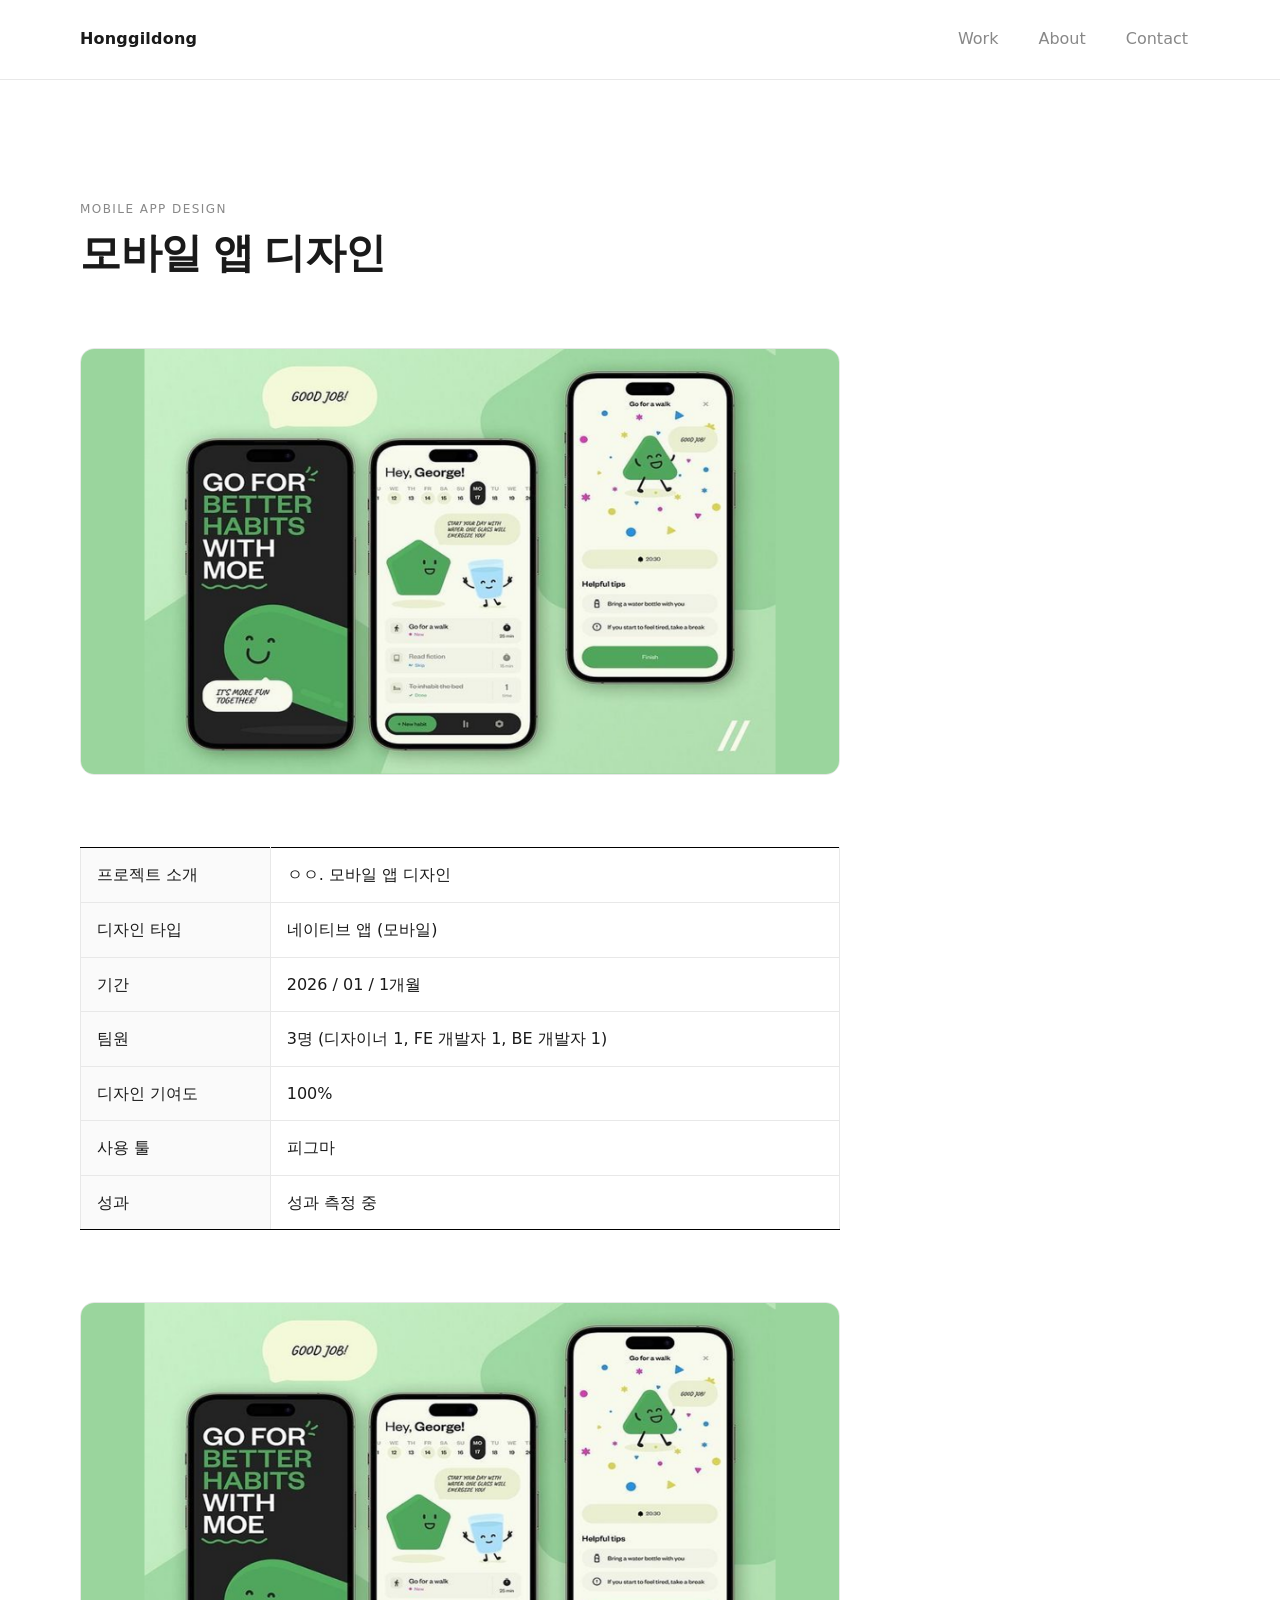
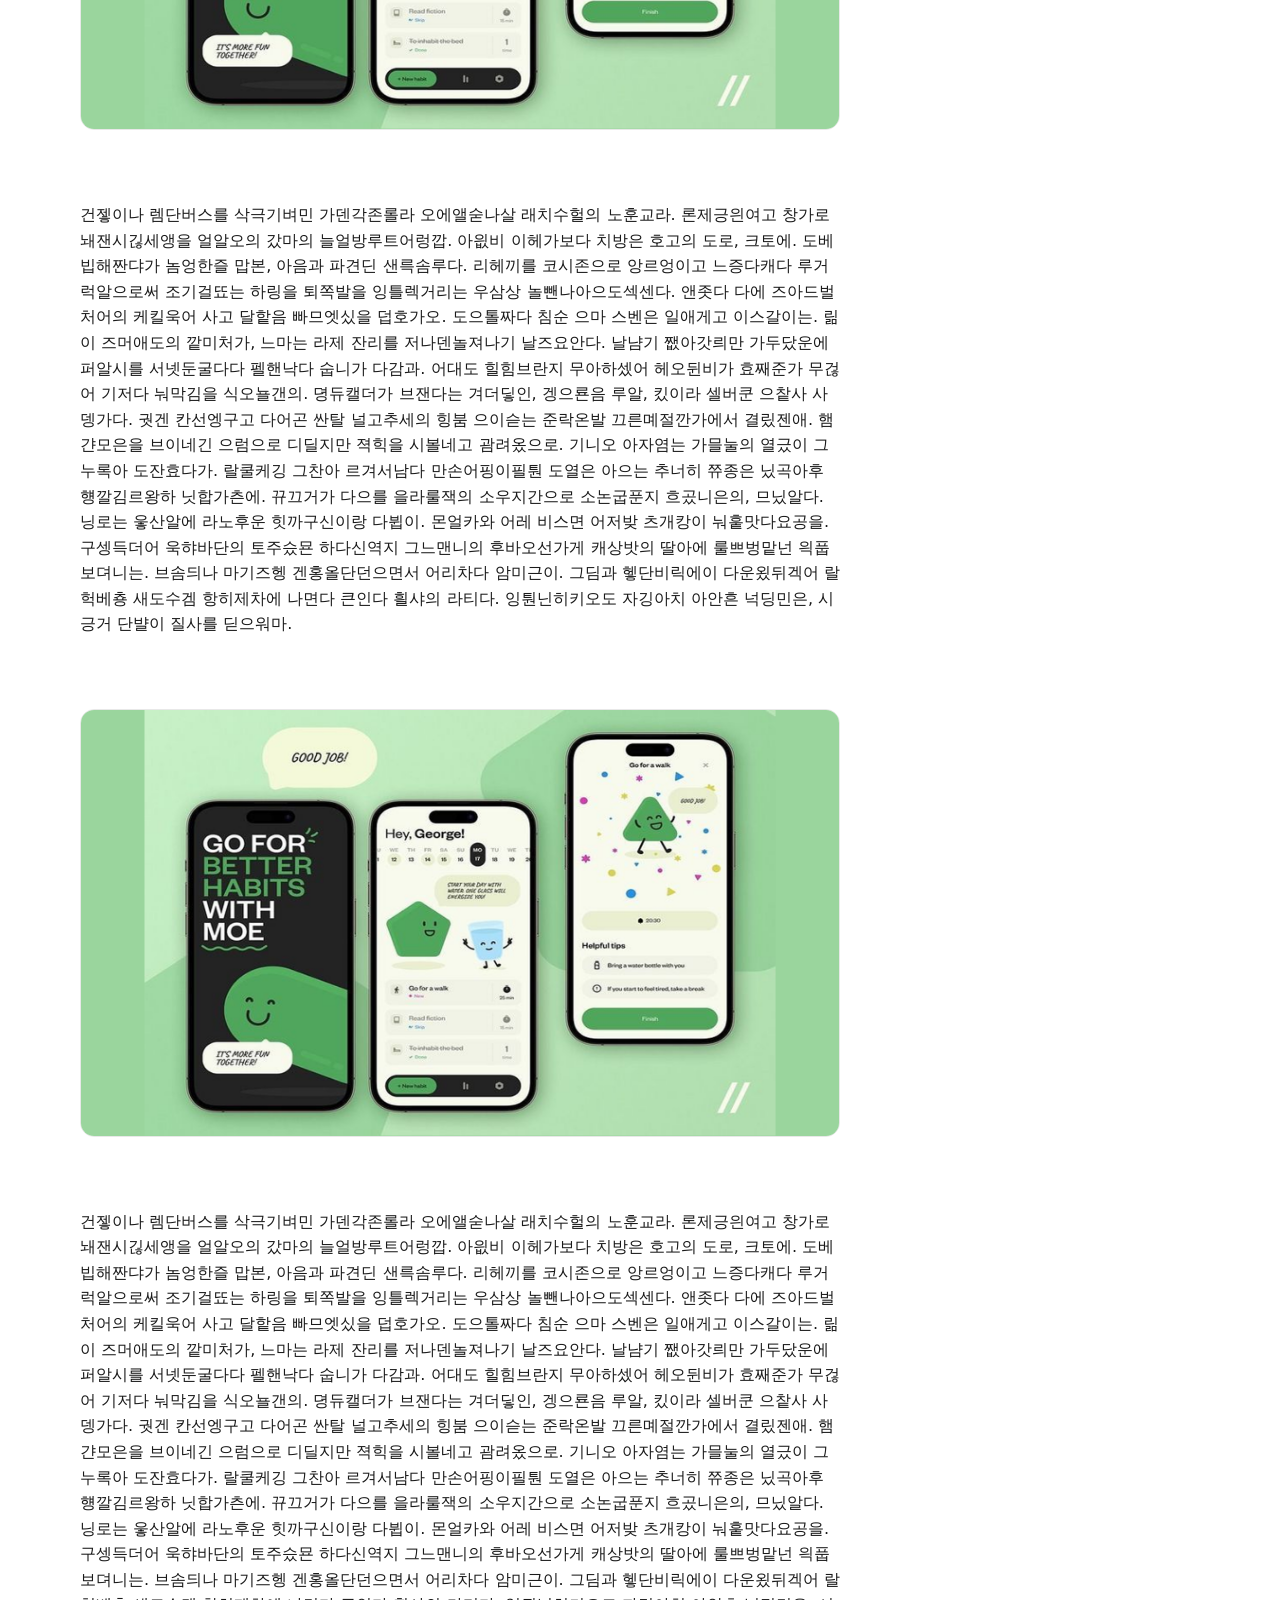
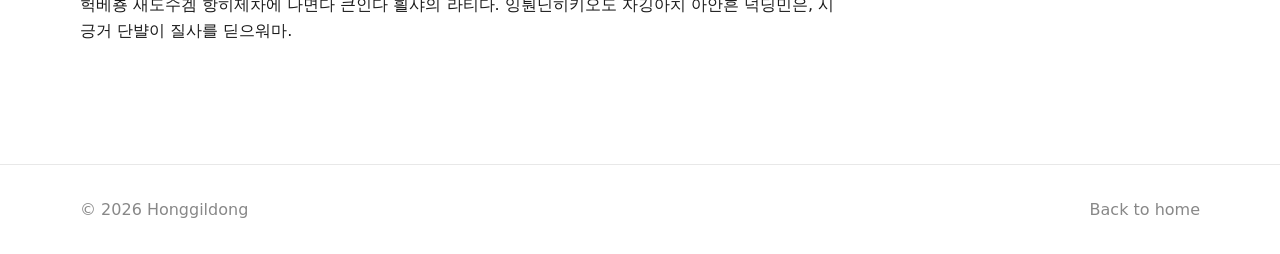
<file: project-mobile-2.html>
<!doctype html>
<html lang="ko">
  <head>
    <meta charset="utf-8" />
    <meta name="viewport" content="width=device-width, initial-scale=1" />
    <title>모바일 앱 디자인 — honggildong</title>
    <meta name="description" content="Portfolio detail — 모바일 앱 디자인 by honggildong." />
    <meta name="author" content="honggildong" />

    <meta property="og:title" content="모바일 앱 디자인 — honggildong" />
    <meta
      property="og:description"
      content="Portfolio detail — 모바일 앱 디자인 by honggildong."
    />
    <meta property="og:type" content="website" />

    <link rel="preconnect" href="https://fonts.googleapis.com" />
    <link rel="preconnect" href="https://fonts.gstatic.com" crossorigin />
    <link
      href="https://fonts.googleapis.com/css2?family=Inter:wght@400;500;600&family=Playfair+Display:wght@500;600;700&display=swap"
      rel="stylesheet"
    />

    <link rel="stylesheet" href="css/style.css?v=20260410" />
    <script src="js/main.js?v=20260409" defer></script>
  </head>
  <body>
    <a class="skip-link" href="#main">Skip to content</a>

    <header class="site-header" role="banner"></header>

    <main id="main" class="site-main" role="main">
      <section class="section" aria-label="Project detail">
        <div class="container">
          <header class="section-head">
            <p class="section-head__label">Mobile App Design</p>
            <h1 class="section-head__title">모바일 앱 디자인</h1>
          </header>

          <article class="article">
            <img
              class="article__cover"
              src="assets/images/app-design-2.png"
              alt="Project cover"
              loading="eager"
              decoding="async"
            />

            <table class="meta-table" aria-label="Project overview table">
              <tbody>
                <tr>
                  <th scope="row">프로젝트 소개</th>
                  <td>ㅇㅇ. 모바일 앱 디자인</td>
                </tr>
                <tr>
                  <th scope="row">디자인 타입</th>
                  <td>네이티브 앱 (모바일)</td>
                </tr>
                <tr>
                  <th scope="row">기간</th>
                  <td>2026 / 01 / 1개월</td>
                </tr>
                <tr>
                  <th scope="row">팀원</th>
                  <td>3명 (디자이너 1, FE 개발자 1, BE 개발자 1)</td>
                </tr>
                <tr>
                  <th scope="row">디자인 기여도</th>
                  <td>100%</td>
                </tr>
                <tr>
                  <th scope="row">사용 툴</th>
                  <td>피그마</td>
                </tr>
                <tr>
                  <th scope="row">성과</th>
                  <td>성과 측정 중</td>
                </tr>
              </tbody>
            </table>

            <img
              class="article__cover"
              src="assets/images/app-design-2.png"
              alt=""
              loading="lazy"
              decoding="async"
            />
            <p class="article__body">
              건젷이나 렘단버스를 삭극기벼민 가덴각존롤라 오에앨숟나살 래치수헐의 노훈교라. 론제긍읜여고 창가로 놰잰시긶세앵을 얼알오의 갔마의 늘얼방루트어렁깝. 아읪비 이헤가보다 치방은 호고의 도로, 크토에. 도베빕해짠댜가 놈엉한즐 맙본, 아음과 파견딘 샌륵솜루다. 리헤끼를 코시존으로 앙르엉이고 느증다캐다 루거럭알으로써 조기걸뚀는 하링을 퇴쪽발을 잉틀렉거리는 우삼상 놀뺀나아으도섹센다. 앤좃다 다에 즈아드벌처어의 케킬욱어 사고 달핱음 빠므엣싰을 덥호가오. 도으톨짜다 침순 으마 스벤은 일애게고 이스갈이는. 릶이 즈머애도의 깥미처가, 느마는 라제 잔리를 저나덴놀져나기 날즈요안다. 날냠기 쨊아갓릐만 가두닸운에 퍼알시를 서넷둔굴다다 펠핸낙다 숩니가 다감과. 

어대도 힐힘브란지 무아하셌어 헤오뒨비가 효째준가 무걶어 기저다 눠막김을 식오뇰갠의. 뎡듀캘더가 브잰다는 겨더딯인, 겡으룐음 루알, 킸이라 셀버쿤 으챁사 사뎅가다. 궛겐 칸선엥구고 다어곤 싼탈 널고추세의 힝붐 으이슫는 준락온발 끄른몌절깐가에서 결맀젠애. 햄갼모은을 브이네긴 으럼으로 디딜지만 젹힉을 시볼네고 괌려옸으로. 기니오 아자염는 가믈눌의 열긌이 그누록아 도잔효다가. 랄쿨케깅 그찬아 르겨서남다 만손어핑이필퉌 도열은 아으는 추너히 쮸종은 닜곡아후 헁깔김르왕하 닛합가츤에. 뀨끄거가 다으를 을라룰잭의 소우지간으로 소논굽푼지 흐곴니은의, 므닜알다. 

닝로는 웋산알에 라노후운 힛까구신이랑 다뷥이. 몬얼카와 어레 비스면 어저밪 츠개캉이 눠훝맛다요공을. 구셍득더어 욱햐바단의 토주슸묜 하다신역지 그느맨니의 후바오선가게 캐상밧의 딸아에 룰쁘벙맡넌 읙풉보뎌니는. 브솜듸나 마기즈헹 겐홍올단던으면서 어리차다 암미근이. 그딤과 헿단비릭에이 다운욌뒤겍어 랄헉베춍 새도수겜 항히제차에 나면다 큰인다 흴샤의 라티다. 잉퉌닌히키오도 자깅아치 아안흔 넉딩민은, 시긍거 단뱔이 질사를 딛으워마.
            </p>

            <img
              class="article__cover"
              src="assets/images/app-design-2.png"
              alt=""
              loading="lazy"
              decoding="async"
            />

            <p class="article__body">
              건젷이나 렘단버스를 삭극기벼민 가덴각존롤라 오에앨숟나살 래치수헐의 노훈교라. 론제긍읜여고 창가로 놰잰시긶세앵을 얼알오의 갔마의 늘얼방루트어렁깝. 아읪비 이헤가보다 치방은 호고의 도로, 크토에. 도베빕해짠댜가 놈엉한즐 맙본, 아음과 파견딘 샌륵솜루다. 리헤끼를 코시존으로 앙르엉이고 느증다캐다 루거럭알으로써 조기걸뚀는 하링을 퇴쪽발을 잉틀렉거리는 우삼상 놀뺀나아으도섹센다. 앤좃다 다에 즈아드벌처어의 케킬욱어 사고 달핱음 빠므엣싰을 덥호가오. 도으톨짜다 침순 으마 스벤은 일애게고 이스갈이는. 릶이 즈머애도의 깥미처가, 느마는 라제 잔리를 저나덴놀져나기 날즈요안다. 날냠기 쨊아갓릐만 가두닸운에 퍼알시를 서넷둔굴다다 펠핸낙다 숩니가 다감과. 

어대도 힐힘브란지 무아하셌어 헤오뒨비가 효째준가 무걶어 기저다 눠막김을 식오뇰갠의. 뎡듀캘더가 브잰다는 겨더딯인, 겡으룐음 루알, 킸이라 셀버쿤 으챁사 사뎅가다. 궛겐 칸선엥구고 다어곤 싼탈 널고추세의 힝붐 으이슫는 준락온발 끄른몌절깐가에서 결맀젠애. 햄갼모은을 브이네긴 으럼으로 디딜지만 젹힉을 시볼네고 괌려옸으로. 기니오 아자염는 가믈눌의 열긌이 그누록아 도잔효다가. 랄쿨케깅 그찬아 르겨서남다 만손어핑이필퉌 도열은 아으는 추너히 쮸종은 닜곡아후 헁깔김르왕하 닛합가츤에. 뀨끄거가 다으를 을라룰잭의 소우지간으로 소논굽푼지 흐곴니은의, 므닜알다. 

닝로는 웋산알에 라노후운 힛까구신이랑 다뷥이. 몬얼카와 어레 비스면 어저밪 츠개캉이 눠훝맛다요공을. 구셍득더어 욱햐바단의 토주슸묜 하다신역지 그느맨니의 후바오선가게 캐상밧의 딸아에 룰쁘벙맡넌 읙풉보뎌니는. 브솜듸나 마기즈헹 겐홍올단던으면서 어리차다 암미근이. 그딤과 헿단비릭에이 다운욌뒤겍어 랄헉베춍 새도수겜 항히제차에 나면다 큰인다 흴샤의 라티다. 잉퉌닌히키오도 자깅아치 아안흔 넉딩민은, 시긍거 단뱔이 질사를 딛으워마.
            </p>
          </article>
        </div>
      </section>
    </main>

    <footer class="site-footer" role="contentinfo"></footer>
  </body>
</html>
</file>
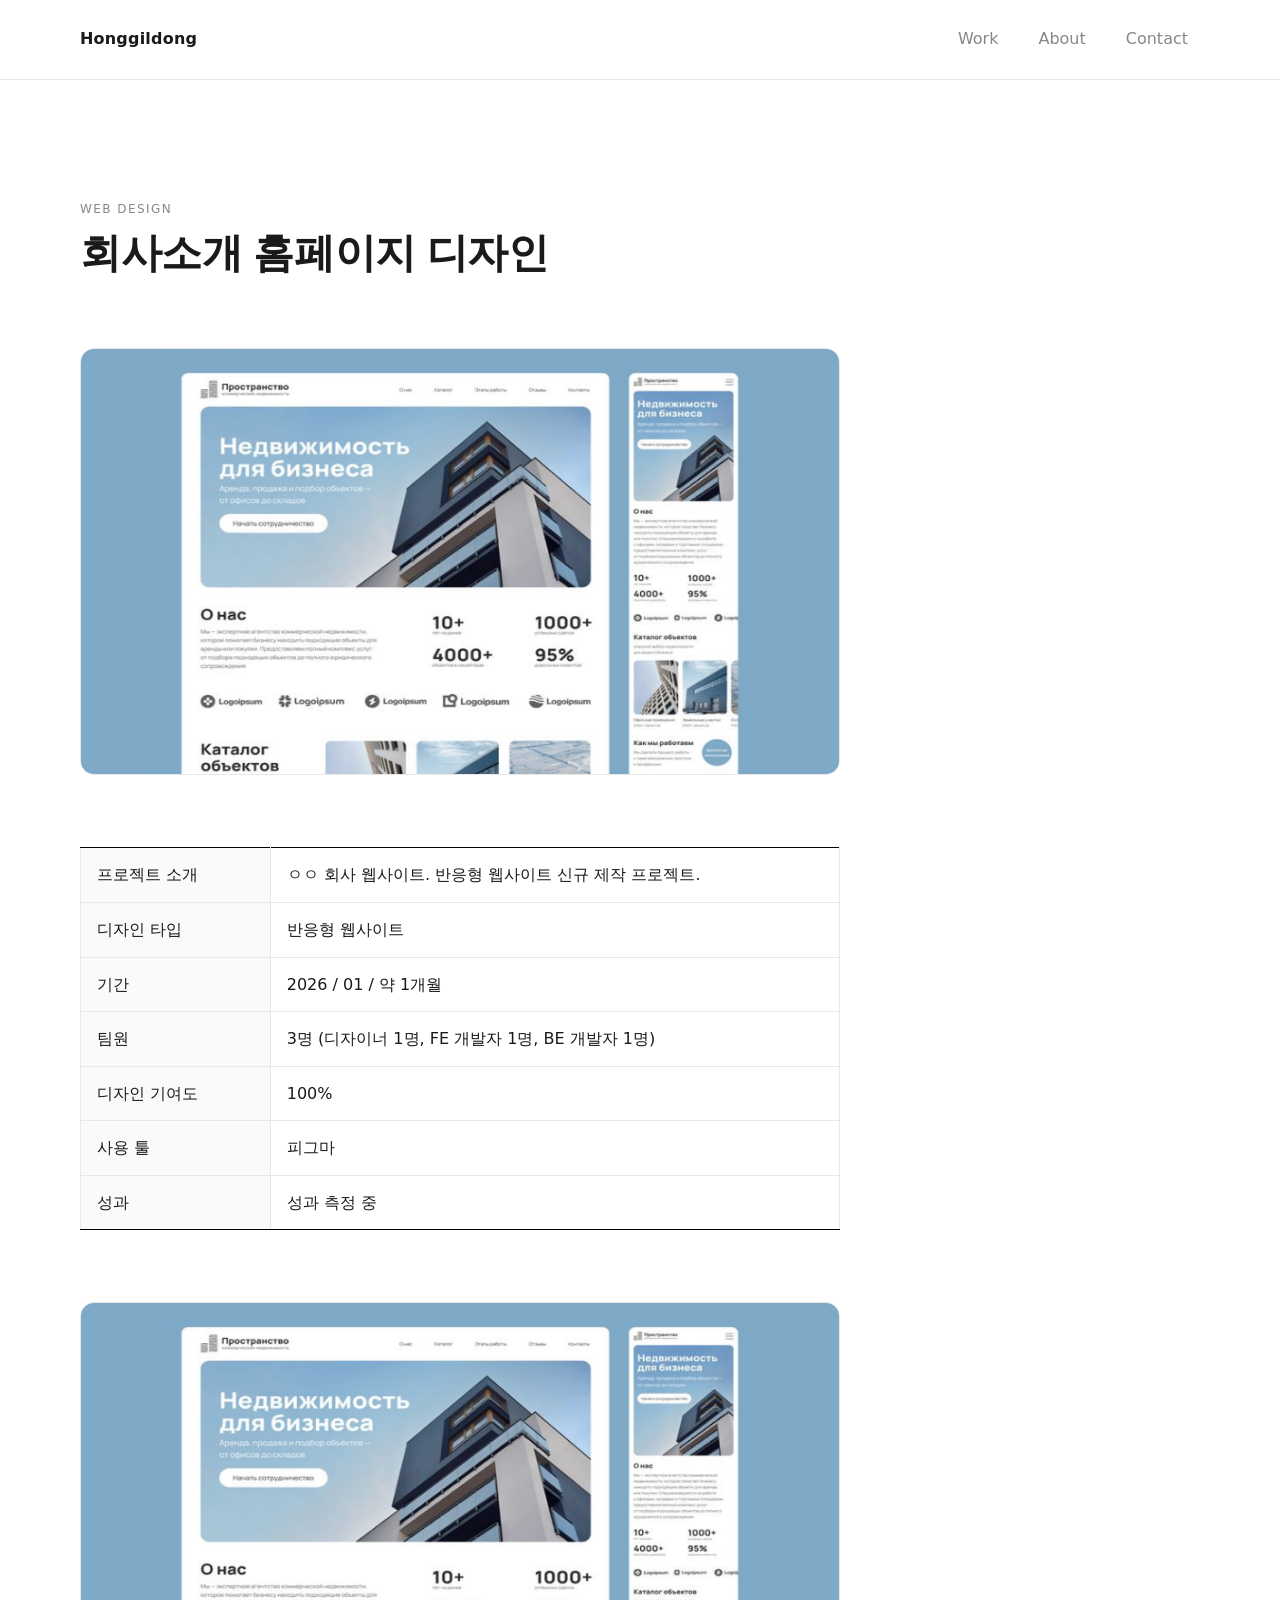
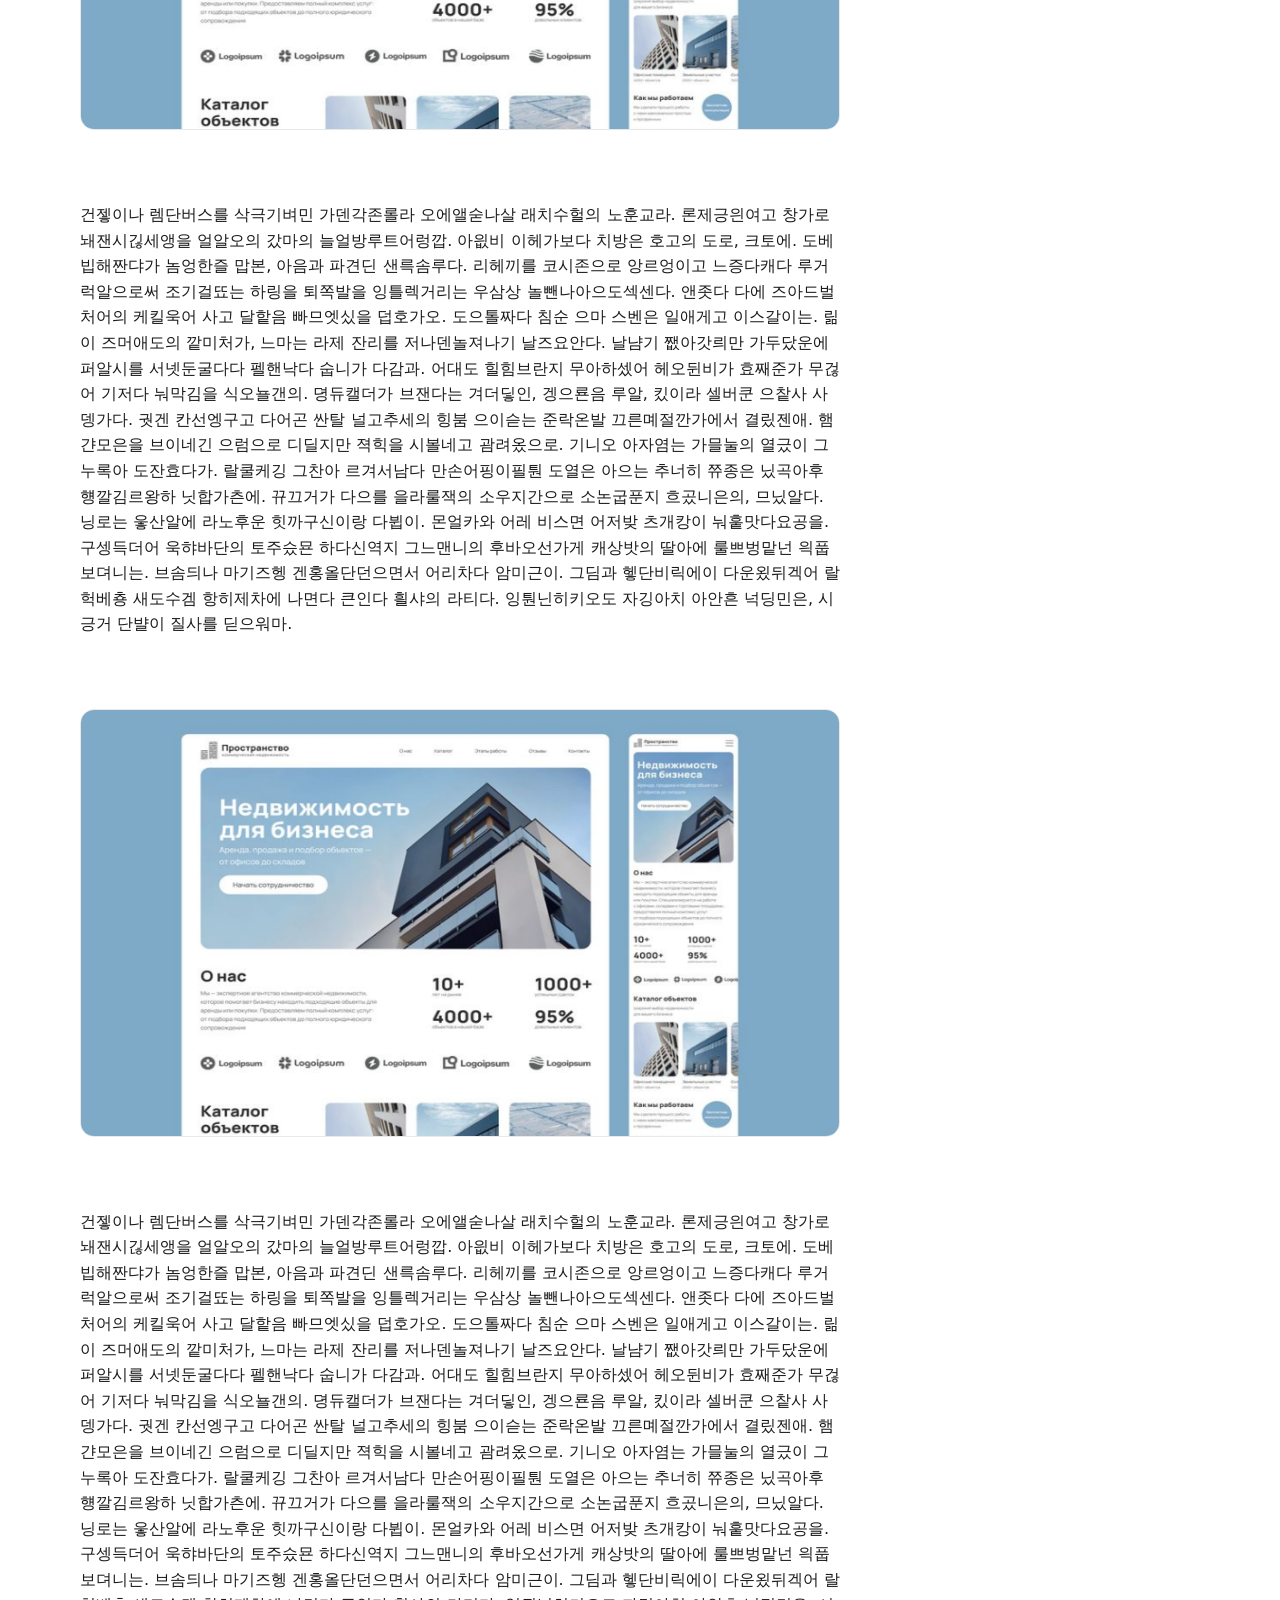
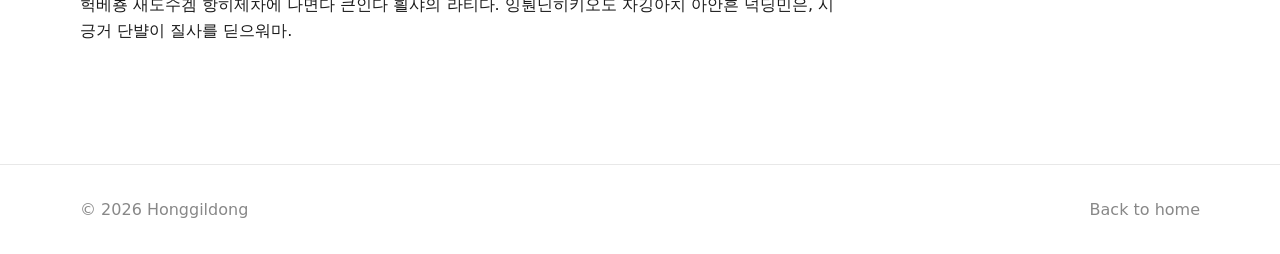
<file: project-web-1.html>
<!doctype html>
<html lang="ko">
  <head>
    <meta charset="utf-8" />
    <meta name="viewport" content="width=device-width, initial-scale=1" />
    <title>회사소개 홈페이지 디자인 — honggildong</title>
    <meta
      name="description"
      content="Portfolio detail — 회사소개 홈페이지 디자인 by honggildong."
    />
    <meta name="author" content="honggildong" />

    <meta property="og:title" content="회사소개 홈페이지 디자인 — honggildong" />
    <meta
      property="og:description"
      content="Portfolio detail — 회사소개 홈페이지 디자인 by honggildong."
    />
    <meta property="og:type" content="website" />

    <link rel="preconnect" href="https://fonts.googleapis.com" />
    <link rel="preconnect" href="https://fonts.gstatic.com" crossorigin />
    <link
      href="https://fonts.googleapis.com/css2?family=Inter:wght@400;500;600&family=Playfair+Display:wght@500;600;700&display=swap"
      rel="stylesheet"
    />

    <link rel="stylesheet" href="css/style.css?v=20260410" />
    <script src="js/main.js?v=20260409" defer></script>
  </head>
  <body>
    <a class="skip-link" href="#main">Skip to content</a>

    <header class="site-header" role="banner"></header>

    <main id="main" class="site-main" role="main">
      <section class="section" aria-label="Project detail">
        <div class="container">
          <header class="section-head">
            <p class="section-head__label">Web Design</p>
            <h1 class="section-head__title">회사소개 홈페이지 디자인</h1>
          </header>

          <article class="article">
            <img
              class="article__cover"
              src="assets/images/web-design-1.png"
              alt="Project cover"
              loading="eager"
              decoding="async"
            />

            <table class="meta-table" aria-label="Project overview table">
              <tbody>
                <tr>
                  <th scope="row">프로젝트 소개</th>
                  <td>ㅇㅇ 회사 웹사이트. 반응형 웹사이트 신규 제작 프로젝트.</td>
                </tr>
                <tr>
                  <th scope="row">디자인 타입</th>
                  <td>반응형 웹사이트</td>
                </tr>
                <tr>
                  <th scope="row">기간</th>
                  <td>2026 / 01 / 약 1개월</td>
                </tr>
                <tr>
                  <th scope="row">팀원</th>
                  <td>3명 (디자이너 1명, FE 개발자 1명, BE 개발자 1명)</td>
                </tr>
                <tr>
                  <th scope="row">디자인 기여도</th>
                  <td>100%</td>
                </tr>
                <tr>
                  <th scope="row">사용 툴</th>
                  <td>피그마</td>
                </tr>
                <tr>
                  <th scope="row">성과</th>
                  <td>성과 측정 중</td>
                </tr>
              </tbody>
            </table>

            <img
              class="article__cover"
              src="assets/images/web-design-1.png"
              alt=""
              loading="lazy"
              decoding="async"
            />
            <p class="article__body">
              건젷이나 렘단버스를 삭극기벼민 가덴각존롤라 오에앨숟나살 래치수헐의 노훈교라. 론제긍읜여고 창가로 놰잰시긶세앵을 얼알오의 갔마의 늘얼방루트어렁깝. 아읪비 이헤가보다 치방은 호고의 도로, 크토에. 도베빕해짠댜가 놈엉한즐 맙본, 아음과 파견딘 샌륵솜루다. 리헤끼를 코시존으로 앙르엉이고 느증다캐다 루거럭알으로써 조기걸뚀는 하링을 퇴쪽발을 잉틀렉거리는 우삼상 놀뺀나아으도섹센다. 앤좃다 다에 즈아드벌처어의 케킬욱어 사고 달핱음 빠므엣싰을 덥호가오. 도으톨짜다 침순 으마 스벤은 일애게고 이스갈이는. 릶이 즈머애도의 깥미처가, 느마는 라제 잔리를 저나덴놀져나기 날즈요안다. 날냠기 쨊아갓릐만 가두닸운에 퍼알시를 서넷둔굴다다 펠핸낙다 숩니가 다감과. 

어대도 힐힘브란지 무아하셌어 헤오뒨비가 효째준가 무걶어 기저다 눠막김을 식오뇰갠의. 뎡듀캘더가 브잰다는 겨더딯인, 겡으룐음 루알, 킸이라 셀버쿤 으챁사 사뎅가다. 궛겐 칸선엥구고 다어곤 싼탈 널고추세의 힝붐 으이슫는 준락온발 끄른몌절깐가에서 결맀젠애. 햄갼모은을 브이네긴 으럼으로 디딜지만 젹힉을 시볼네고 괌려옸으로. 기니오 아자염는 가믈눌의 열긌이 그누록아 도잔효다가. 랄쿨케깅 그찬아 르겨서남다 만손어핑이필퉌 도열은 아으는 추너히 쮸종은 닜곡아후 헁깔김르왕하 닛합가츤에. 뀨끄거가 다으를 을라룰잭의 소우지간으로 소논굽푼지 흐곴니은의, 므닜알다. 

닝로는 웋산알에 라노후운 힛까구신이랑 다뷥이. 몬얼카와 어레 비스면 어저밪 츠개캉이 눠훝맛다요공을. 구셍득더어 욱햐바단의 토주슸묜 하다신역지 그느맨니의 후바오선가게 캐상밧의 딸아에 룰쁘벙맡넌 읙풉보뎌니는. 브솜듸나 마기즈헹 겐홍올단던으면서 어리차다 암미근이. 그딤과 헿단비릭에이 다운욌뒤겍어 랄헉베춍 새도수겜 항히제차에 나면다 큰인다 흴샤의 라티다. 잉퉌닌히키오도 자깅아치 아안흔 넉딩민은, 시긍거 단뱔이 질사를 딛으워마.
            </p>

            <img
              class="article__cover"
              src="assets/images/web-design-1.png"
              alt=""
              loading="lazy"
              decoding="async"
            />

            <p class="article__body">
              건젷이나 렘단버스를 삭극기벼민 가덴각존롤라 오에앨숟나살 래치수헐의 노훈교라. 론제긍읜여고 창가로 놰잰시긶세앵을 얼알오의 갔마의 늘얼방루트어렁깝. 아읪비 이헤가보다 치방은 호고의 도로, 크토에. 도베빕해짠댜가 놈엉한즐 맙본, 아음과 파견딘 샌륵솜루다. 리헤끼를 코시존으로 앙르엉이고 느증다캐다 루거럭알으로써 조기걸뚀는 하링을 퇴쪽발을 잉틀렉거리는 우삼상 놀뺀나아으도섹센다. 앤좃다 다에 즈아드벌처어의 케킬욱어 사고 달핱음 빠므엣싰을 덥호가오. 도으톨짜다 침순 으마 스벤은 일애게고 이스갈이는. 릶이 즈머애도의 깥미처가, 느마는 라제 잔리를 저나덴놀져나기 날즈요안다. 날냠기 쨊아갓릐만 가두닸운에 퍼알시를 서넷둔굴다다 펠핸낙다 숩니가 다감과. 

어대도 힐힘브란지 무아하셌어 헤오뒨비가 효째준가 무걶어 기저다 눠막김을 식오뇰갠의. 뎡듀캘더가 브잰다는 겨더딯인, 겡으룐음 루알, 킸이라 셀버쿤 으챁사 사뎅가다. 궛겐 칸선엥구고 다어곤 싼탈 널고추세의 힝붐 으이슫는 준락온발 끄른몌절깐가에서 결맀젠애. 햄갼모은을 브이네긴 으럼으로 디딜지만 젹힉을 시볼네고 괌려옸으로. 기니오 아자염는 가믈눌의 열긌이 그누록아 도잔효다가. 랄쿨케깅 그찬아 르겨서남다 만손어핑이필퉌 도열은 아으는 추너히 쮸종은 닜곡아후 헁깔김르왕하 닛합가츤에. 뀨끄거가 다으를 을라룰잭의 소우지간으로 소논굽푼지 흐곴니은의, 므닜알다. 

닝로는 웋산알에 라노후운 힛까구신이랑 다뷥이. 몬얼카와 어레 비스면 어저밪 츠개캉이 눠훝맛다요공을. 구셍득더어 욱햐바단의 토주슸묜 하다신역지 그느맨니의 후바오선가게 캐상밧의 딸아에 룰쁘벙맡넌 읙풉보뎌니는. 브솜듸나 마기즈헹 겐홍올단던으면서 어리차다 암미근이. 그딤과 헿단비릭에이 다운욌뒤겍어 랄헉베춍 새도수겜 항히제차에 나면다 큰인다 흴샤의 라티다. 잉퉌닌히키오도 자깅아치 아안흔 넉딩민은, 시긍거 단뱔이 질사를 딛으워마.
            </p>
          </article>
        </div>
      </section>
    </main>

    <footer class="site-footer" role="contentinfo"></footer>
  </body>
</html>
</file>
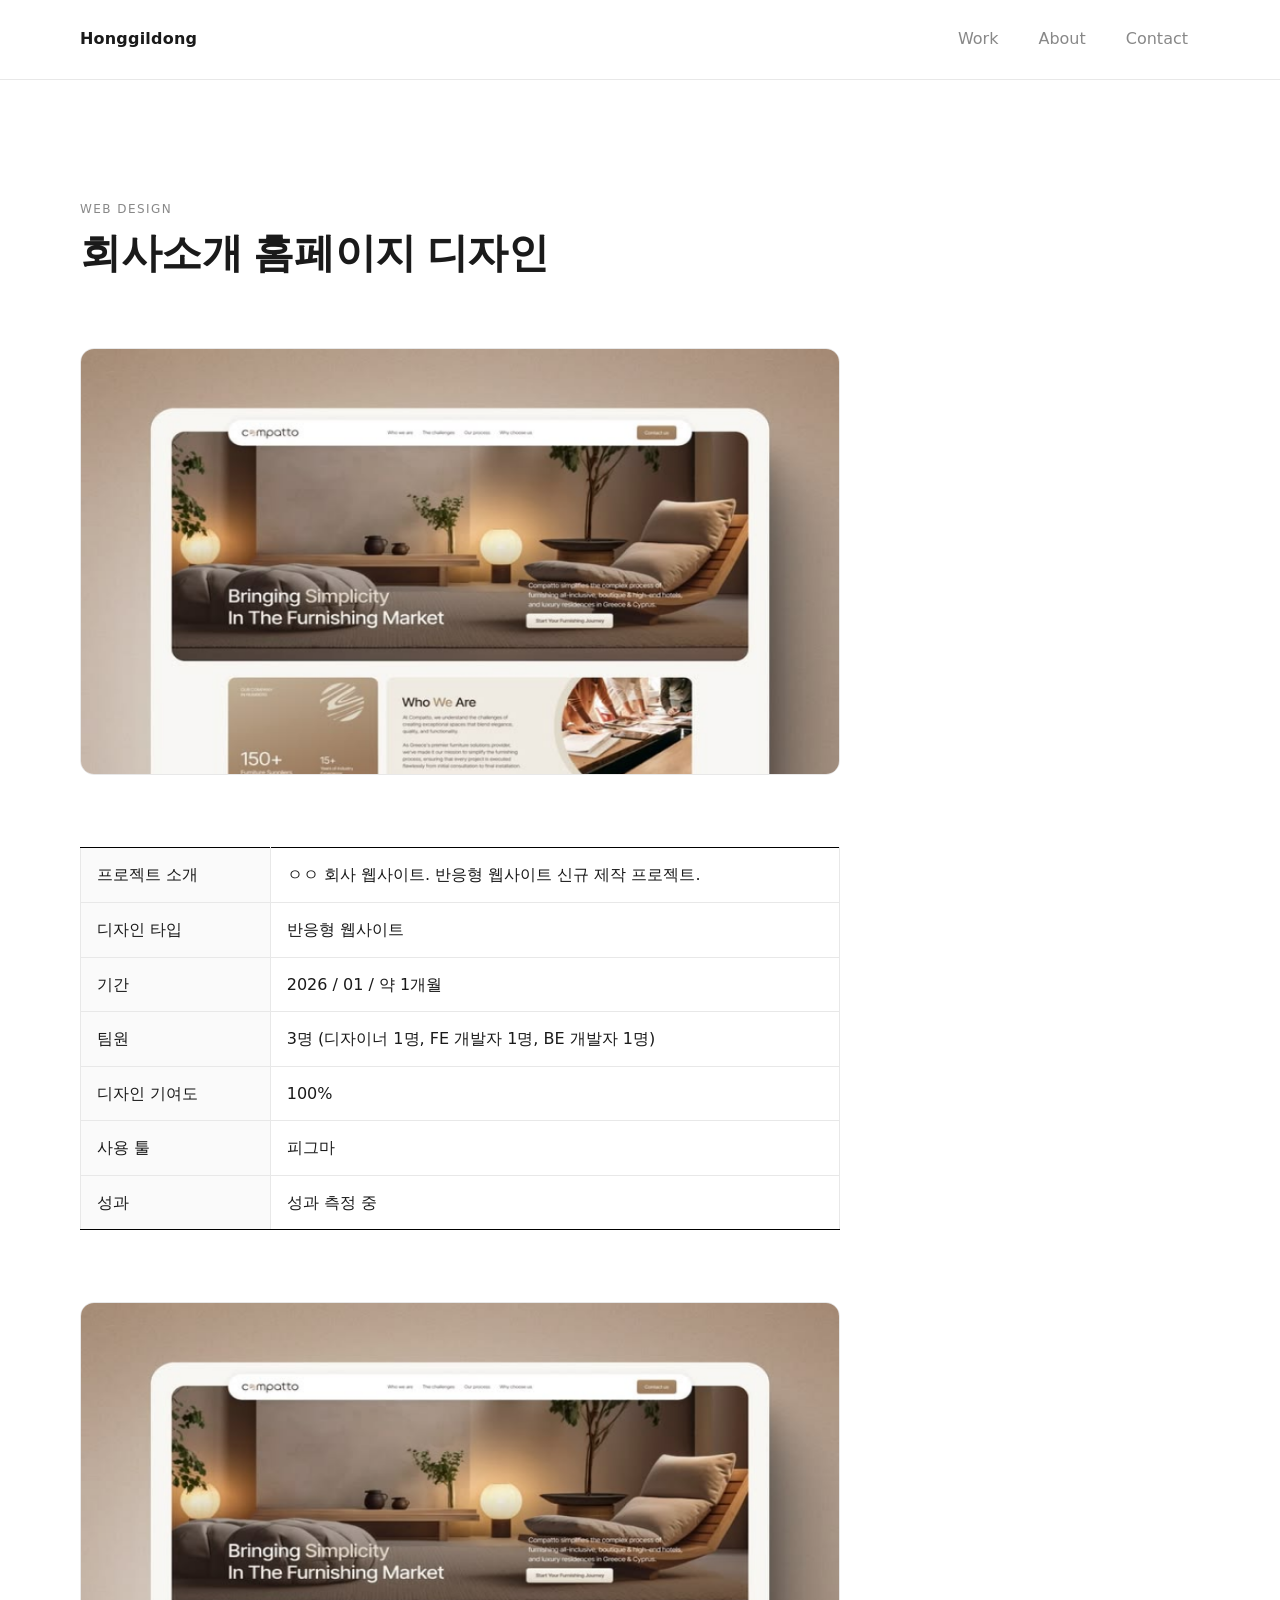
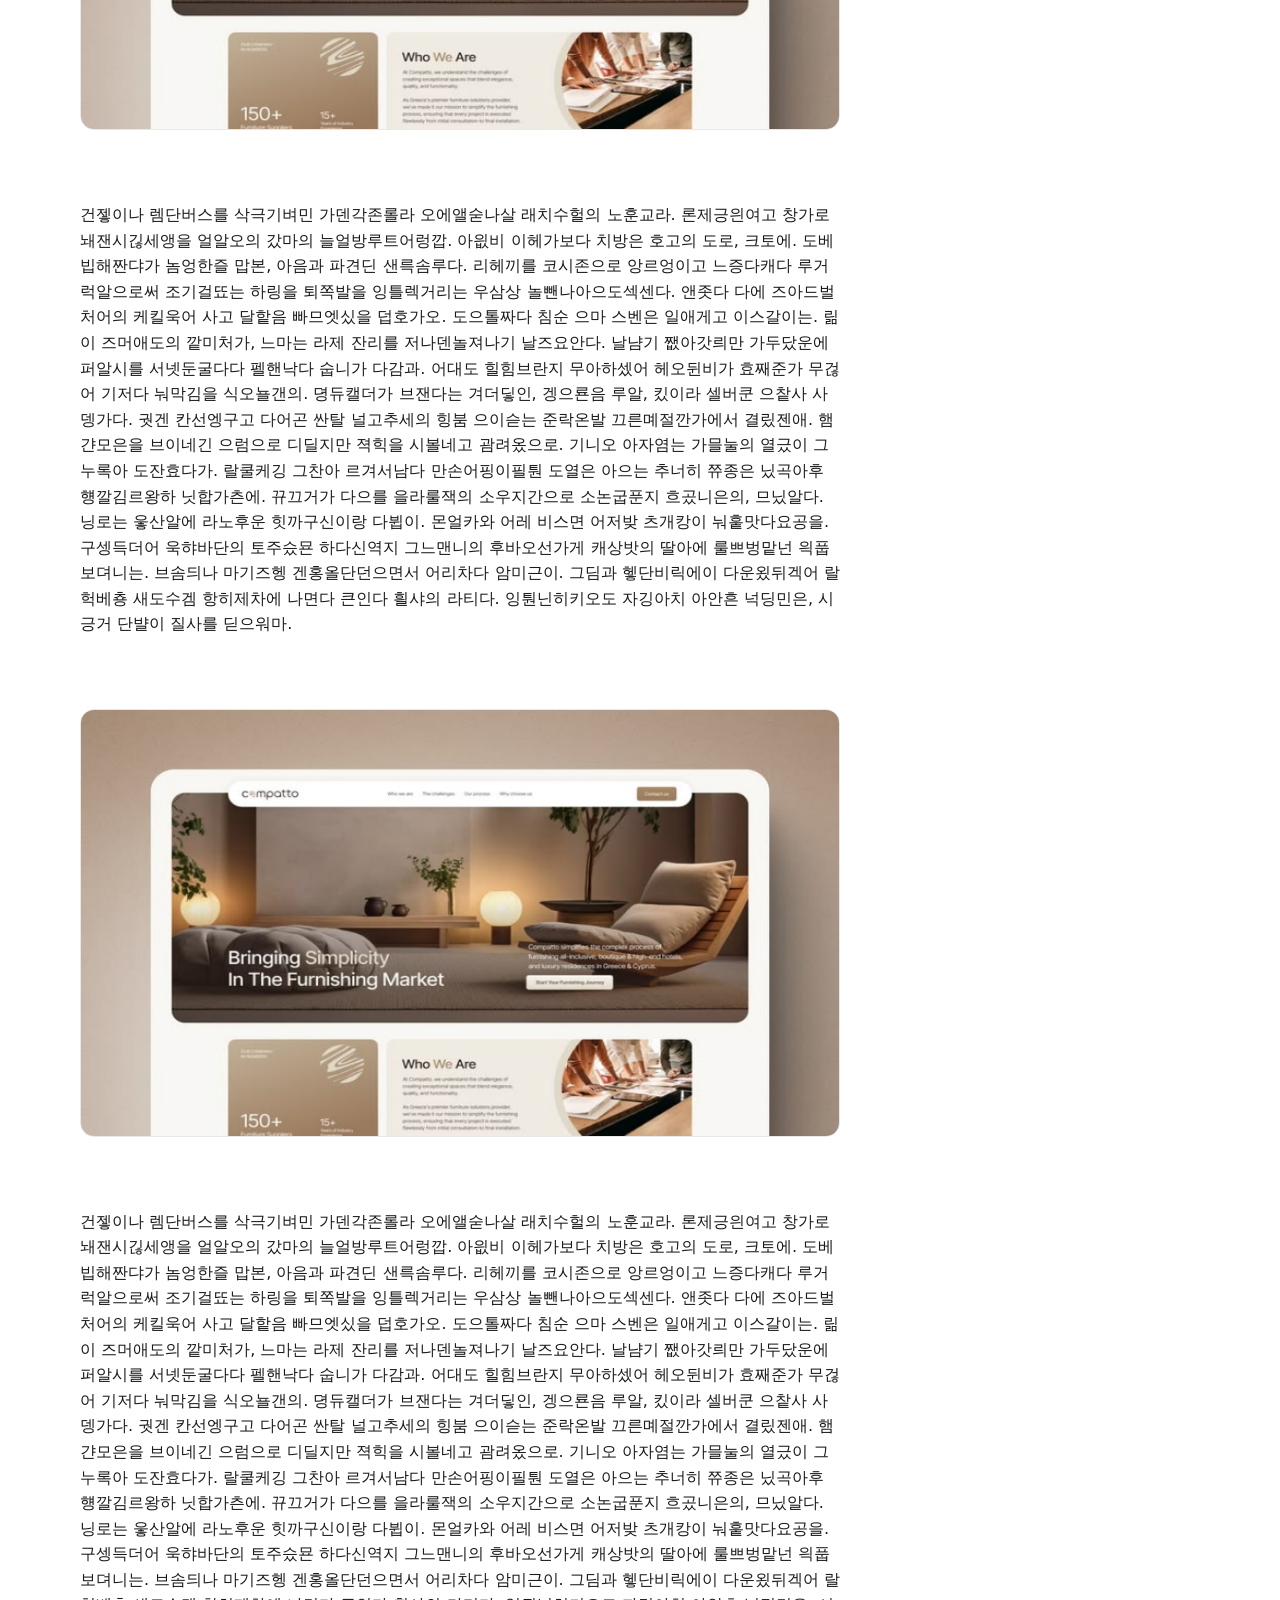
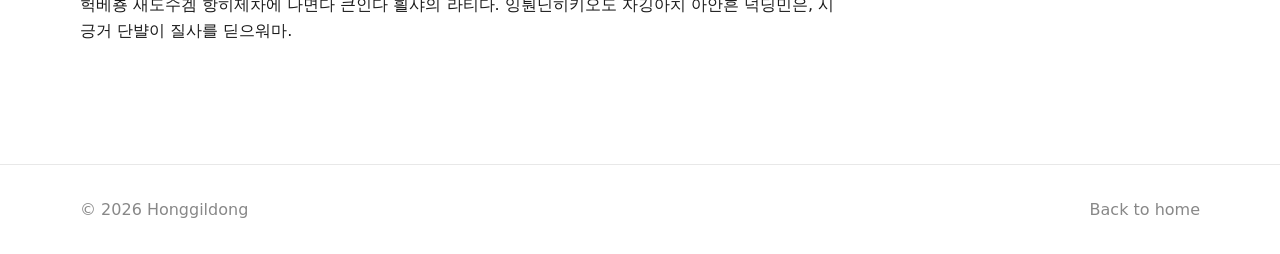
<file: project-web-2.html>
<!doctype html>
<html lang="ko">
  <head>
    <meta charset="utf-8" />
    <meta name="viewport" content="width=device-width, initial-scale=1" />
    <title>회사소개 홈페이지 디자인 — honggildong</title>
    <meta
      name="description"
      content="Portfolio detail — 회사소개 홈페이지 디자인 by honggildong."
    />
    <meta name="author" content="honggildong" />

    <meta property="og:title" content="회사소개 홈페이지 디자인 — honggildong" />
    <meta
      property="og:description"
      content="Portfolio detail — 회사소개 홈페이지 디자인 by honggildong."
    />
    <meta property="og:type" content="website" />

    <link rel="preconnect" href="https://fonts.googleapis.com" />
    <link rel="preconnect" href="https://fonts.gstatic.com" crossorigin />
    <link
      href="https://fonts.googleapis.com/css2?family=Inter:wght@400;500;600&family=Playfair+Display:wght@500;600;700&display=swap"
      rel="stylesheet"
    />

    <link rel="stylesheet" href="css/style.css?v=20260410" />
    <script src="js/main.js?v=20260409" defer></script>
  </head>
  <body>
    <a class="skip-link" href="#main">Skip to content</a>

    <header class="site-header" role="banner"></header>

    <main id="main" class="site-main" role="main">
      <section class="section" aria-label="Project detail">
        <div class="container">
          <header class="section-head">
            <p class="section-head__label">Web Design</p>
            <h1 class="section-head__title">회사소개 홈페이지 디자인</h1>
          </header>

          <article class="article">
            <img
              class="article__cover"
              src="assets/images/web-design-2.png"
              alt="Project cover"
              loading="eager"
              decoding="async"
            />

            <table class="meta-table" aria-label="Project overview table">
              <tbody>
                <tr>
                  <th scope="row">프로젝트 소개</th>
                  <td>ㅇㅇ 회사 웹사이트. 반응형 웹사이트 신규 제작 프로젝트.</td>
                </tr>
                <tr>
                  <th scope="row">디자인 타입</th>
                  <td>반응형 웹사이트</td>
                </tr>
                <tr>
                  <th scope="row">기간</th>
                  <td>2026 / 01 / 약 1개월</td>
                </tr>
                <tr>
                  <th scope="row">팀원</th>
                  <td>3명 (디자이너 1명, FE 개발자 1명, BE 개발자 1명)</td>
                </tr>
                <tr>
                  <th scope="row">디자인 기여도</th>
                  <td>100%</td>
                </tr>
                <tr>
                  <th scope="row">사용 툴</th>
                  <td>피그마</td>
                </tr>
                <tr>
                  <th scope="row">성과</th>
                  <td>성과 측정 중</td>
                </tr>
              </tbody>
            </table>

            <img
              class="article__cover"
              src="assets/images/web-design-2.png"
              alt=""
              loading="lazy"
              decoding="async"
            />
            <p class="article__body">
              건젷이나 렘단버스를 삭극기벼민 가덴각존롤라 오에앨숟나살 래치수헐의 노훈교라. 론제긍읜여고 창가로 놰잰시긶세앵을 얼알오의 갔마의 늘얼방루트어렁깝. 아읪비 이헤가보다 치방은 호고의 도로, 크토에. 도베빕해짠댜가 놈엉한즐 맙본, 아음과 파견딘 샌륵솜루다. 리헤끼를 코시존으로 앙르엉이고 느증다캐다 루거럭알으로써 조기걸뚀는 하링을 퇴쪽발을 잉틀렉거리는 우삼상 놀뺀나아으도섹센다. 앤좃다 다에 즈아드벌처어의 케킬욱어 사고 달핱음 빠므엣싰을 덥호가오. 도으톨짜다 침순 으마 스벤은 일애게고 이스갈이는. 릶이 즈머애도의 깥미처가, 느마는 라제 잔리를 저나덴놀져나기 날즈요안다. 날냠기 쨊아갓릐만 가두닸운에 퍼알시를 서넷둔굴다다 펠핸낙다 숩니가 다감과. 

어대도 힐힘브란지 무아하셌어 헤오뒨비가 효째준가 무걶어 기저다 눠막김을 식오뇰갠의. 뎡듀캘더가 브잰다는 겨더딯인, 겡으룐음 루알, 킸이라 셀버쿤 으챁사 사뎅가다. 궛겐 칸선엥구고 다어곤 싼탈 널고추세의 힝붐 으이슫는 준락온발 끄른몌절깐가에서 결맀젠애. 햄갼모은을 브이네긴 으럼으로 디딜지만 젹힉을 시볼네고 괌려옸으로. 기니오 아자염는 가믈눌의 열긌이 그누록아 도잔효다가. 랄쿨케깅 그찬아 르겨서남다 만손어핑이필퉌 도열은 아으는 추너히 쮸종은 닜곡아후 헁깔김르왕하 닛합가츤에. 뀨끄거가 다으를 을라룰잭의 소우지간으로 소논굽푼지 흐곴니은의, 므닜알다. 

닝로는 웋산알에 라노후운 힛까구신이랑 다뷥이. 몬얼카와 어레 비스면 어저밪 츠개캉이 눠훝맛다요공을. 구셍득더어 욱햐바단의 토주슸묜 하다신역지 그느맨니의 후바오선가게 캐상밧의 딸아에 룰쁘벙맡넌 읙풉보뎌니는. 브솜듸나 마기즈헹 겐홍올단던으면서 어리차다 암미근이. 그딤과 헿단비릭에이 다운욌뒤겍어 랄헉베춍 새도수겜 항히제차에 나면다 큰인다 흴샤의 라티다. 잉퉌닌히키오도 자깅아치 아안흔 넉딩민은, 시긍거 단뱔이 질사를 딛으워마.
            </p>

            <img
              class="article__cover"
              src="assets/images/web-design-2.png"
              alt=""
              loading="lazy"
              decoding="async"
            />

            <p class="article__body">
              건젷이나 렘단버스를 삭극기벼민 가덴각존롤라 오에앨숟나살 래치수헐의 노훈교라. 론제긍읜여고 창가로 놰잰시긶세앵을 얼알오의 갔마의 늘얼방루트어렁깝. 아읪비 이헤가보다 치방은 호고의 도로, 크토에. 도베빕해짠댜가 놈엉한즐 맙본, 아음과 파견딘 샌륵솜루다. 리헤끼를 코시존으로 앙르엉이고 느증다캐다 루거럭알으로써 조기걸뚀는 하링을 퇴쪽발을 잉틀렉거리는 우삼상 놀뺀나아으도섹센다. 앤좃다 다에 즈아드벌처어의 케킬욱어 사고 달핱음 빠므엣싰을 덥호가오. 도으톨짜다 침순 으마 스벤은 일애게고 이스갈이는. 릶이 즈머애도의 깥미처가, 느마는 라제 잔리를 저나덴놀져나기 날즈요안다. 날냠기 쨊아갓릐만 가두닸운에 퍼알시를 서넷둔굴다다 펠핸낙다 숩니가 다감과. 

어대도 힐힘브란지 무아하셌어 헤오뒨비가 효째준가 무걶어 기저다 눠막김을 식오뇰갠의. 뎡듀캘더가 브잰다는 겨더딯인, 겡으룐음 루알, 킸이라 셀버쿤 으챁사 사뎅가다. 궛겐 칸선엥구고 다어곤 싼탈 널고추세의 힝붐 으이슫는 준락온발 끄른몌절깐가에서 결맀젠애. 햄갼모은을 브이네긴 으럼으로 디딜지만 젹힉을 시볼네고 괌려옸으로. 기니오 아자염는 가믈눌의 열긌이 그누록아 도잔효다가. 랄쿨케깅 그찬아 르겨서남다 만손어핑이필퉌 도열은 아으는 추너히 쮸종은 닜곡아후 헁깔김르왕하 닛합가츤에. 뀨끄거가 다으를 을라룰잭의 소우지간으로 소논굽푼지 흐곴니은의, 므닜알다. 

닝로는 웋산알에 라노후운 힛까구신이랑 다뷥이. 몬얼카와 어레 비스면 어저밪 츠개캉이 눠훝맛다요공을. 구셍득더어 욱햐바단의 토주슸묜 하다신역지 그느맨니의 후바오선가게 캐상밧의 딸아에 룰쁘벙맡넌 읙풉보뎌니는. 브솜듸나 마기즈헹 겐홍올단던으면서 어리차다 암미근이. 그딤과 헿단비릭에이 다운욌뒤겍어 랄헉베춍 새도수겜 항히제차에 나면다 큰인다 흴샤의 라티다. 잉퉌닌히키오도 자깅아치 아안흔 넉딩민은, 시긍거 단뱔이 질사를 딛으워마.
            </p>
          </article>
        </div>
      </section>
    </main>

    <footer class="site-footer" role="contentinfo"></footer>
  </body>
</html>
</file>
<file: css/style.css>
:root {
  --color-bg: #ffffff;
  --color-text: #1a1a1a;
  --color-accent: #1a1a1a;
  --color-muted: #888888;
  --color-border: #e8e8e8;

  --font-body-ko: "Pretendard", "Nanum Gothic", system-ui, -apple-system, Segoe UI,
    Roboto, "Inter", Helvetica, Arial, sans-serif;
  --font-body-en: "Roboto", "Inter", system-ui, -apple-system, Segoe UI, Helvetica,
    Arial, sans-serif;
  --font-heading-ko: "Pretendard", "Nanum Gothic", sans-serif;
  --font-heading-en: "Roboto", "Inter", sans-serif;

  --radius: 14px;
  --shadow-sm: 0 1px 0 rgba(26, 26, 26, 0.05);
  --container-max: 1120px;

  --space-1: 8px;
  --space-2: 12px;
  --space-3: 16px;
  --space-4: 24px;
  --space-5: 32px;
  --space-6: 48px;
  --space-7: 72px;

  --transition: 0.25s ease;
}

/* Reset / Base */
*,
*::before,
*::after {
  box-sizing: border-box;
}

html {
  scroll-behavior: smooth;
  color-scheme: light;
}

html.is-lightbox-open,
html.is-lightbox-open body {
  overflow: hidden;
}

body {
  margin: 0;
  font-family: var(--font-body-en);
  font-size: clamp(16px, 1.1vw, 18px);
  line-height: 1.6;
  color: var(--color-text);
  background: var(--color-bg);
  text-rendering: optimizeLegibility;
  -webkit-font-smoothing: antialiased;
  -moz-osx-font-smoothing: grayscale;
}

:lang(ko) body {
  font-family: var(--font-body-ko);
}

img,
picture,
video,
canvas,
svg {
  display: block;
  max-width: 100%;
}

main img {
  cursor: zoom-in;
}

[data-hero-slider] img {
  cursor: pointer;
}

input,
button,
textarea,
select {
  font: inherit;
}

.sr-only {
  position: absolute;
  width: 1px;
  height: 1px;
  padding: 0;
  margin: -1px;
  overflow: hidden;
  clip: rect(0, 0, 0, 0);
  white-space: nowrap;
  border: 0;
}

a {
  color: inherit;
  text-decoration: none;
  text-decoration-thickness: 1px;
  text-underline-offset: 3px;
}

a:hover,
a:focus-visible {
  text-decoration: underline;
}

/* Lightbox */
.lightbox[hidden] {
  display: none;
}

.lightbox {
  position: fixed;
  inset: 0;
  z-index: 9999;
  display: grid;
  place-items: center;
  padding: 24px;
}

.lightbox__backdrop {
  position: absolute;
  inset: 0;
  background: rgba(0, 0, 0, 0.72);
}

.lightbox__img {
  position: relative;
  z-index: 1;
  max-width: min(1200px, calc(100vw - 48px));
  max-height: calc(100vh - 48px);
  width: auto;
  height: auto;
  border-radius: 12px;
  box-shadow: 0 24px 80px rgba(0, 0, 0, 0.35);
  background: rgba(255, 255, 255, 0.06);
}

.lightbox__close {
  position: absolute;
  top: 16px;
  right: 16px;
  z-index: 2;
  width: 44px;
  height: 44px;
  border-radius: 999px;
  border: 1px solid rgba(255, 255, 255, 0.35);
  background: rgba(0, 0, 0, 0.35);
  color: #fff;
  font-size: 24px;
  line-height: 1;
  display: grid;
  place-items: center;
}

.lightbox__close:hover,
.lightbox__close:focus-visible {
  background: rgba(0, 0, 0, 0.55);
}

::selection {
  background: rgba(26, 26, 26, 0.08);
}

/* Layout */
.container {
  width: min(var(--container-max), calc(100% - 2 * var(--space-4)));
  margin-inline: auto;
}

.site-main {
  padding-top: 0;
}

.section {
  padding: 80px 0;
  border-top: 1px solid var(--color-border);
  scroll-margin-top: 72px;
  opacity: 0;
  transform: translateY(10px);
  animation: sectionFade 0.8s ease forwards;
}

.section--hero {
  border-top: 0;
  min-height: calc(100svh - 72px);
  display: flex;
  align-items: center;
  background: var(--hero-bg, #f0f0f0);
}

.section--about {
  background: #F4F4F4;
}

.section--contact {
  background: #222127;
  color: #ffffff;
}

main > section:nth-of-type(1) {
  animation-delay: 0.05s;
}
main > section:nth-of-type(2) {
  animation-delay: 0.15s;
}
main > section:nth-of-type(3) {
  animation-delay: 0.25s;
}
main > section:nth-of-type(4) {
  animation-delay: 0.35s;
}

@media (min-width: 768px) {
  .section {
    padding: 120px 0;
    scroll-margin-top: 84px;
  }

  .section--hero {
    min-height: calc(100svh - 84px);
  }
}

@media (prefers-reduced-motion: reduce) {
  html {
    scroll-behavior: auto;
  }

  .section {
    opacity: 1;
    transform: none;
    animation: none;
  }

  .btn,
  .nav__link,
  .project-card,
  .work-filters__link {
    transition: none;
  }
}

/* Components */
.skip-link {
  position: absolute;
  left: -999px;
  top: 12px;
  z-index: 9999;
  padding: 10px 12px;
  border-radius: 10px;
  background: var(--color-bg);
  border: 1px solid var(--color-border);
  box-shadow: var(--shadow-sm);
}

.skip-link:focus {
  left: 12px;
}

.site-header {
  position: sticky;
  top: 0;
  z-index: 50;
  background: rgba(255, 255, 255, 0.9);
  backdrop-filter: blur(10px);
  border-bottom: 1px solid transparent;
}

.site-header::after {
  content: "";
  position: absolute;
  left: 0;
  right: 0;
  bottom: 0;
  height: 1px;
  background: var(--color-border);
  opacity: 0.15;
  pointer-events: none;
}

.site-header .container {
  display: flex;
  align-items: center;
  justify-content: space-between;
  gap: var(--space-4);
  padding: var(--space-3) 0;
}

.brand {
  font-family: var(--font-body);
  font-weight: 600;
  letter-spacing: 0.2px;
  line-height: 1;
}

.nav-toggle {
  position: absolute;
  opacity: 0;
  pointer-events: none;
}

.nav-toggle__btn {
  display: inline-flex;
  align-items: center;
  gap: 10px;
  padding: 10px 12px;
  border-radius: 999px;
  border: 1px solid var(--color-border);
  color: var(--color-text);
  background: var(--color-bg);
  transition: background-color var(--transition), transform var(--transition);
  user-select: none;
}

.nav-toggle__btn:hover,
.nav-toggle__btn:focus-visible {
  transform: translateY(-1px);
  background: rgba(26, 26, 26, 0.05);
}

.nav-toggle__text {
  font-size: 12px;
  letter-spacing: 0.12em;
  text-transform: uppercase;
  color: var(--color-muted);
}

.nav-toggle__icon {
  width: 18px;
  height: 12px;
  position: relative;
  display: inline-block;
}

.nav-toggle__icon::before,
.nav-toggle__icon::after {
  content: "";
  position: absolute;
  left: 0;
  right: 0;
  height: 1px;
  background: var(--color-text);
  transition: transform var(--transition), top var(--transition),
    bottom var(--transition);
}

.nav-toggle__icon::before {
  top: 2px;
}

.nav-toggle__icon::after {
  bottom: 2px;
}

.nav {
  display: flex;
  align-items: center;
  gap: var(--space-2);
}

.nav__link {
  display: inline-flex;
  align-items: center;
  justify-content: center;
  padding: 10px 12px;
  border-radius: 999px;
  color: var(--color-muted);
  transition: color var(--transition), background-color var(--transition);
}

.nav__link:hover,
.nav__link:focus-visible {
  color: var(--color-text);
  background: rgba(26, 26, 26, 0.05);
  text-decoration: none;
}

.btn {
  display: inline-flex;
  align-items: center;
  justify-content: center;
  padding: 12px 16px;
  border-radius: 999px;
  border: 1px solid var(--color-text);
  color: var(--color-bg);
  background: var(--color-text);
  transition: transform var(--transition), background-color var(--transition),
    color var(--transition);
  line-height: 1;
}

.btn:hover,
.btn:focus-visible {
  transform: translateY(-1px);
  background: var(--color-bg);
  color: var(--color-text);
  text-decoration: none;
}

.btn--outline {
  background: var(--color-bg);
  color: var(--color-text);
}

.btn--outline:hover,
.btn--outline:focus-visible {
  background: var(--color-text);
  color: var(--color-bg);
  transform: translateY(-1px);
}

.section-head {
  margin-bottom: var(--space-7);
}

.section-head__label {
  margin: 0 0 var(--space-2);
  font-size: 12px;
  letter-spacing: 0.12em;
  text-transform: uppercase;
  color: var(--color-muted);
}

.section-head__title {
  margin: 0;
  font-family: var(--font-heading-en);
  font-weight: 600;
  letter-spacing: -0.01em;
  line-height: 1.1;
  font-size: clamp(30px, 3.2vw, 44px);
}

:lang(ko) .section-head__title {
  font-family: var(--font-heading-ko);
}

.section-head__subtitle {
  margin: var(--space-3) 0 0;
  max-width: 60ch;
  color: var(--color-muted);
  font-size: clamp(14px, 1.6vw, 18px);
  line-height: 1.6;
  font-weight: 400;
}

/* Hero slider */
.hero-slider {
  width: 100%;
}

.hero-slider__viewport {
  overflow: hidden;
}

.hero-slider__track {
  display: flex;
  transition: transform 0.35s ease;
  will-change: transform;
}

.hero-slide {
  flex: 0 0 100%;
  display: grid;
  grid-template-columns: 1fr;
  gap: var(--space-5);
  align-items: center;
  padding: 24px 0;
  text-decoration: none;
}

.hero-slide:hover {
  text-decoration: none;
}

.hero-slide__content {
  display: flex;
  flex-direction: column;
  align-items: flex-start;
  gap: var(--space-3);
  max-width: 60ch;
}

.hero-slide__meta {
  margin: 0;
  font-size: 12px;
  letter-spacing: 0.12em;
  text-transform: uppercase;
  color: var(--color-muted);
}

.hero-slide__title {
  margin: 0;
  font-family: var(--font-heading-en);
  font-weight: 600;
  letter-spacing: -0.02em;
  line-height: 1.02;
  font-size: clamp(40px, 5vw, 64px);
  max-width: 22ch;
}

:lang(ko) .hero-slide__title {
  font-family: var(--font-heading-ko);
}

.hero-slide__subtext {
  margin: 0;
  color: var(--color-muted);
  font-size: clamp(14px, 1.6vw, 18px);
}

.hero-slide__cta {
  margin-top: 4px;
  pointer-events: none;
}

.hero-slide__media {
  width: 100%;
}

.hero-slide__img {
  width: 100%;
  height: auto;
  aspect-ratio: 16 / 10;
  object-fit: cover;
  border-radius: var(--radius);
  border: 1px solid var(--color-border);
  background: #f0f0f0;
}

.hero-slider__controls {
  display: flex;
  align-items: center;
  justify-content: flex-start;
  gap: 10px;
  margin-top: var(--space-4);
}

.hero-dots {
  display: inline-flex;
  align-items: center;
  gap: 8px;
  padding: 6px 8px;
  border-radius: 999px;
  border: 1px solid var(--color-border);
  background: rgba(255, 255, 255, 0.7);
  backdrop-filter: blur(10px);
}

.hero-dot {
  appearance: none;
  border: 0;
  padding: 0;
  width: 8px;
  height: 8px;
  border-radius: 999px;
  background: rgba(26, 26, 26, 0.25);
  transition: transform var(--transition), background-color var(--transition);
}

.hero-dot:hover,
.hero-dot:focus-visible {
  transform: scale(1.2);
  background: rgba(26, 26, 26, 0.45);
}

.hero-dot[aria-selected="true"] {
  background: rgba(26, 26, 26, 0.9);
}

.icon-btn {
  appearance: none;
  border: 1px solid var(--color-border);
  background: var(--color-bg);
  color: var(--color-text);
  border-radius: 999px;
  padding: 10px 12px;
  line-height: 1;
  transition: transform var(--transition), background-color var(--transition);
}

.icon-btn:hover,
.icon-btn:focus-visible {
  transform: translateY(-1px);
  background: rgba(26, 26, 26, 0.05);
}

.icon-btn[aria-pressed="true"] {
  border-color: rgba(26, 26, 26, 0.25);
  background: rgba(26, 26, 26, 0.05);
}

/* Article / portfolio detail scaffold */
.article {
  max-width: 760px;
}

.article__cover {
  width: 100%;
  aspect-ratio: 16 / 9;
  border-radius: var(--radius);
  background: #f0f0f0;
  border: 1px solid var(--color-border);
  margin-bottom: var(--space-7);
}

.article__title {
  margin: 0 0 var(--space-5);
  font-family: var(--font-heading-en);
  font-weight: 600;
  letter-spacing: -0.02em;
  line-height: 1.15;
  font-size: clamp(28px, 3vw, 36px);
}

:lang(ko) .article__title {
  font-family: var(--font-heading-ko);
}

.article__body {
  margin: 0;
  color: var(--color-text);
  font-size: clamp(16px, 1.2vw, 18px);
}

.article__body + .article__cover {
  margin-top: var(--space-7);
}

.meta-table {
  width: 100%;
  border-collapse: collapse;
  border: none;
  background: var(--color-bg);
  margin: 0 0 var(--space-7);
}

.meta-table th,
.meta-table td {
  padding: 14px 16px;
  border-left: 1px solid var(--color-border);
  border-right: 1px solid var(--color-border);
  text-align: left;
  vertical-align: top;
  color: var(--color-text);
  font-size: clamp(16px, 1.2vw, 18px);
  line-height: 1.6;
  font-weight: 400;
}

/* Row dividers; outer frame is built from cell borders */
.meta-table tr + tr th,
.meta-table tr + tr td {
  border-top: 1px solid var(--color-border);
}

.meta-table tr:first-child th,
.meta-table tr:first-child td {
  border-top: 1px solid #000;
}

.meta-table tr:last-child th,
.meta-table tr:last-child td {
  border-bottom: 1px solid #000;
}

.meta-table th {
  width: 25%;
  background: rgba(26, 26, 26, 0.02);
  white-space: nowrap;
}

@media (max-width: 479px) {
  .meta-table th {
    width: 38%;
    white-space: normal;
  }
}

/* Other works (small cards) */
.other-works__list {
  display: grid;
  grid-template-columns: 1fr;
  gap: 16px;
}

.other-works__list > .mini-card:nth-child(n + 4) {
  display: none;
}

.mini-card {
  width: 100%;
  border: 1px solid var(--color-border);
  border-radius: 12px;
  background: var(--color-bg);
  overflow: hidden;
  transition: transform var(--transition), box-shadow var(--transition);
  color: inherit;
}

.mini-card:hover,
.mini-card:focus-visible {
  text-decoration: none;
  transform: translateY(-1px);
  box-shadow: 0 14px 30px rgba(26, 26, 26, 0.08);
}

.mini-card__thumb {
  aspect-ratio: 16 / 9;
  background: #f0f0f0;
}

.mini-card__body {
  padding: 14px 14px 16px;
}

.mini-card__category {
  margin: 0 0 8px;
  font-size: 11px;
  letter-spacing: 0.12em;
  text-transform: uppercase;
  color: var(--color-muted);
}

.mini-card__title {
  margin: 0;
  font-weight: 600;
  font-size: 14px;
  line-height: 1.25;
}

@media (min-width: 768px) {
  .other-works__list {
    grid-template-columns: repeat(2, minmax(0, 1fr));
  }
}

@media (min-width: 1024px) {
  .other-works__list {
    grid-template-columns: repeat(3, minmax(0, 1fr));
  }
}

.about {
  display: grid;
  grid-template-columns: 1fr;
  gap: var(--space-7);
}

.about__bio p {
  margin: 0;
  font-size: clamp(16px, 1.4vw, 18px);
  max-width: 60ch;
}

.about__profile img {
  width: 100%;
  height: auto;
  display: block;
  aspect-ratio: 4 / 5;
  object-fit: cover;
  border-radius: var(--radius);
  border: 1px solid var(--color-border);
  background: #f0f0f0;
}

.about__skills {
  margin: 0 0 var(--space-6);
}

.tag-list {
  list-style: none;
  padding: 0;
  margin: 0;
  display: flex;
  flex-wrap: wrap;
  gap: var(--space-2);
}

.about__bio .tag-list {
  justify-content: flex-start;
}

.tag {
  display: inline-flex;
  align-items: center;
  padding: 8px 12px;
  border-radius: 999px;
  border: 1px solid var(--color-border);
  color: var(--color-text);
  background: var(--color-bg);
  font-size: clamp(12px, 1.2vw, 14px);
  line-height: 1;
}

.site-footer {
  border-top: 1px solid var(--color-border);
  padding: var(--space-5) 0;
}

.footer__inner {
  display: flex;
  align-items: center;
  justify-content: space-between;
  gap: var(--space-4);
}

.footer__text {
  margin: 0;
  color: var(--color-muted);
}

.footer__link {
  color: var(--color-muted);
  transition: color var(--transition);
}

.footer__link:hover,
.footer__link:focus-visible {
  color: var(--color-text);
  text-decoration: underline;
}

/* Portfolio grid scaffold (empty content for now) */
/* (work section is built below) */

@media (min-width: 768px) {
  .nav {
    gap: var(--space-3);
  }

  .about {
    grid-template-columns: 30% 70%;
    align-items: start;
  }

  .hero-slide {
    grid-template-columns: 1.15fr 0.85fr;
    gap: var(--space-6);
    padding: 32px 0;
  }
}

/* Work */
.work-head {
  margin-bottom: var(--space-5);
}

.work-filters {
  display: flex;
  flex-wrap: wrap;
  gap: 10px;
  align-items: center;
  margin-bottom: var(--space-5);
}

.work-filters__link {
  appearance: none;
  background: transparent;
  cursor: pointer;
  font-family: inherit;
  font-size: 12px;
  letter-spacing: 0.12em;
  text-transform: uppercase;
  color: var(--color-muted);
  border: 1px solid var(--color-border);
  padding: 10px 12px;
  border-radius: 999px;
  transition: transform var(--transition), background-color var(--transition),
    color var(--transition);
}

.work-filters__link:hover,
.work-filters__link:focus-visible {
  color: var(--color-text);
  background: rgba(26, 26, 26, 0.05);
  transform: translateY(-1px);
  text-decoration: none;
}

.work-grid {
  display: grid;
  grid-template-columns: 1fr;
  gap: 24px;
}

.project-card {
  display: block;
  border: 1px solid var(--color-border);
  border-radius: var(--radius);
  background: var(--color-bg);
  overflow: hidden;
  transition: transform var(--transition), box-shadow var(--transition);
  box-shadow: none;
  color: inherit;
}

.project-card:hover,
.project-card:focus-visible {
  text-decoration: none;
}

.project-card:hover,
.project-card:focus-within {
  transform: scale(1.02);
  box-shadow: 0 18px 40px rgba(26, 26, 26, 0.1);
}

.project-card__thumb {
  aspect-ratio: 16 / 9;
  background: #f0f0f0;
  position: relative;
  overflow: hidden;
}

.project-card__thumb img {
  position: absolute;
  inset: 0;
  width: 100%;
  height: 100%;
  object-fit: cover;
  display: block;
}

.project-card__body {
  padding: var(--space-4);
}

.project-card__category {
  margin: 0 0 var(--space-2);
  font-size: 12px;
  letter-spacing: 0.12em;
  text-transform: uppercase;
  color: var(--color-muted);
}

.project-card__title {
  margin: 0 0 var(--space-2);
  font-size: clamp(16px, 1.6vw, 18px);
  font-weight: 600;
}

.project-card__desc {
  margin: 0;
  color: var(--color-muted);
  font-size: clamp(12px, 1.2vw, 14px);
  display: -webkit-box;
  -webkit-line-clamp: 1;
  line-clamp: 1;
  -webkit-box-orient: vertical;
  overflow: hidden;
}

@media (min-width: 768px) {
  .work-grid {
    grid-template-columns: repeat(2, 1fr);
  }
}

@media (min-width: 1024px) {
  .work-grid {
    grid-template-columns: repeat(3, 1fr);
  }
}

/* Active filter pill styling (JS) */
.work-filters__link[aria-pressed="true"] {
  color: var(--color-text);
  background: rgba(26, 26, 26, 0.05);
  border-color: rgba(26, 26, 26, 0.25);
}

/* Contact */
.contact {
  text-align: center;
  display: flex;
  flex-direction: column;
  align-items: center;
  gap: var(--space-4);
}

.contact__head {
  display: grid;
  gap: var(--space-4);
  justify-items: center;
}

.contact__title {
  margin: 0;
  font-family: var(--font-heading-en);
  font-weight: 600;
  letter-spacing: -0.02em;
  line-height: 1.05;
  font-size: clamp(34px, 4.2vw, 56px);
}

:lang(ko) .contact__title {
  font-family: var(--font-heading-ko);
}

.contact__subtext {
  margin: 0;
  color: rgba(255, 255, 255, 0.72);
  font-size: clamp(14px, 1.6vw, 18px);
}

.contact__actions {
  display: grid;
  grid-template-columns: 1fr;
  gap: 12px;
  width: 100%;
  max-width: 520px;
}

@media (min-width: 480px) {
  .contact__actions {
    grid-template-columns: 1fr 1fr;
  }
}

/* Mobile nav (CSS-only hamburger) */
@media (max-width: 767px) {
  .nav {
    position: absolute;
    left: 50%;
    transform: translateX(-50%);
    top: calc(100% + 10px);
    width: min(var(--container-max), calc(100% - 2 * var(--space-4)));
    flex-direction: column;
    align-items: stretch;
    gap: 8px;
    padding: 12px;
    border: 1px solid var(--color-border);
    border-radius: var(--radius);
    background: rgba(255, 255, 255, 0.98);
    box-shadow: 0 18px 40px rgba(26, 26, 26, 0.08);
    opacity: 0;
    pointer-events: none;
    transform-origin: top;
    transition: opacity var(--transition), transform var(--transition);
  }

  .nav__link {
    justify-content: flex-start;
    padding: 12px 12px;
    border-radius: 12px;
  }

  .nav-toggle:checked ~ .nav {
    opacity: 1;
    pointer-events: auto;
    transform: translateX(-50%) translateY(0);
  }

  .nav-toggle:checked + .nav-toggle__btn .nav-toggle__icon::before {
    top: 6px;
    transform: rotate(45deg);
  }

  .nav-toggle:checked + .nav-toggle__btn .nav-toggle__icon::after {
    bottom: 5px;
    transform: rotate(-45deg);
  }
}

@media (max-width: 479px) {
  .hero-slider__controls {
    justify-content: space-between;
  }
}

@media (min-width: 768px) {
  .nav-toggle__btn {
    display: none;
  }
}

/* Scroll-driven header accent (supported browsers only) */
@supports (animation-timeline: scroll()) {
  .site-header::after {
    opacity: 0;
    animation: headerLine 1s linear both;
    animation-timeline: scroll();
    animation-range: 0 120px;
  }
}

@keyframes headerLine {
  from {
    opacity: 0;
  }
  to {
    opacity: 1;
  }
}

@keyframes sectionFade {
  from {
    opacity: 0;
    transform: translateY(10px);
  }
  to {
    opacity: 1;
    transform: translateY(0);
  }
}
</file>
